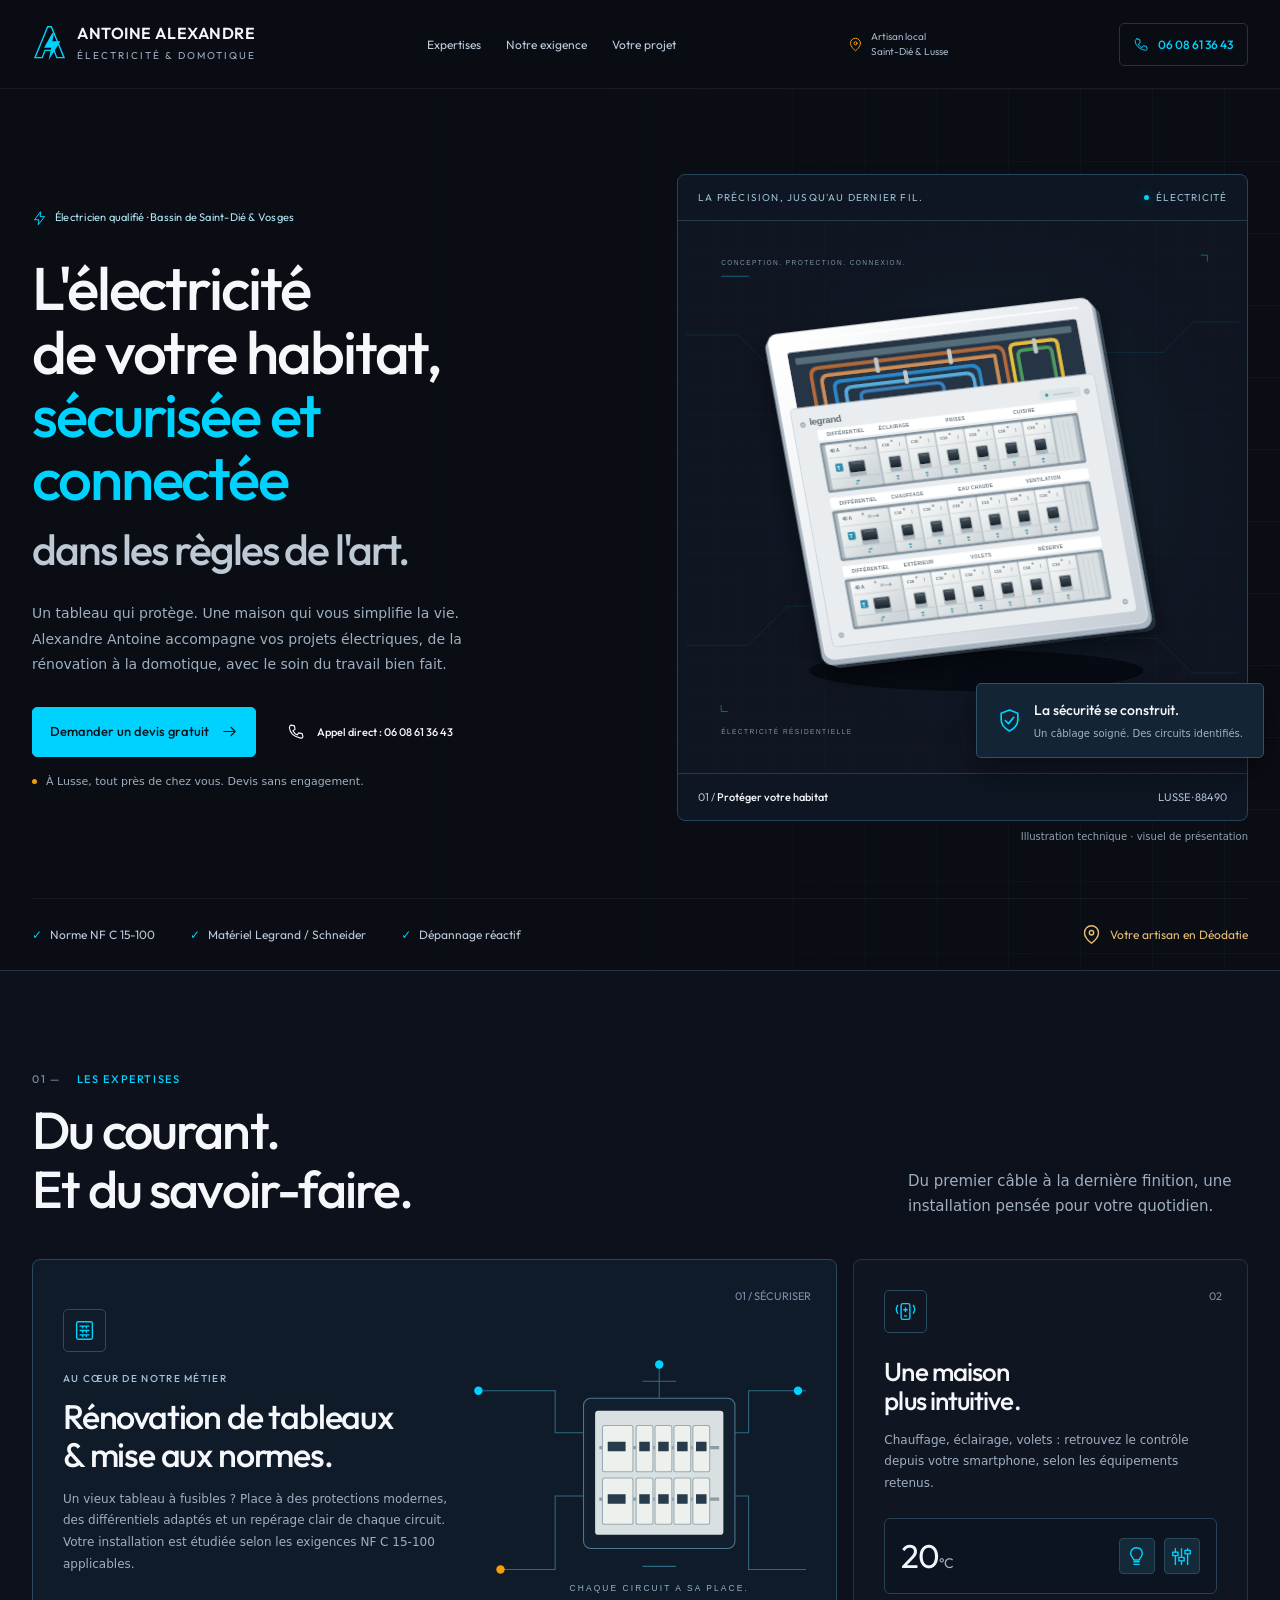
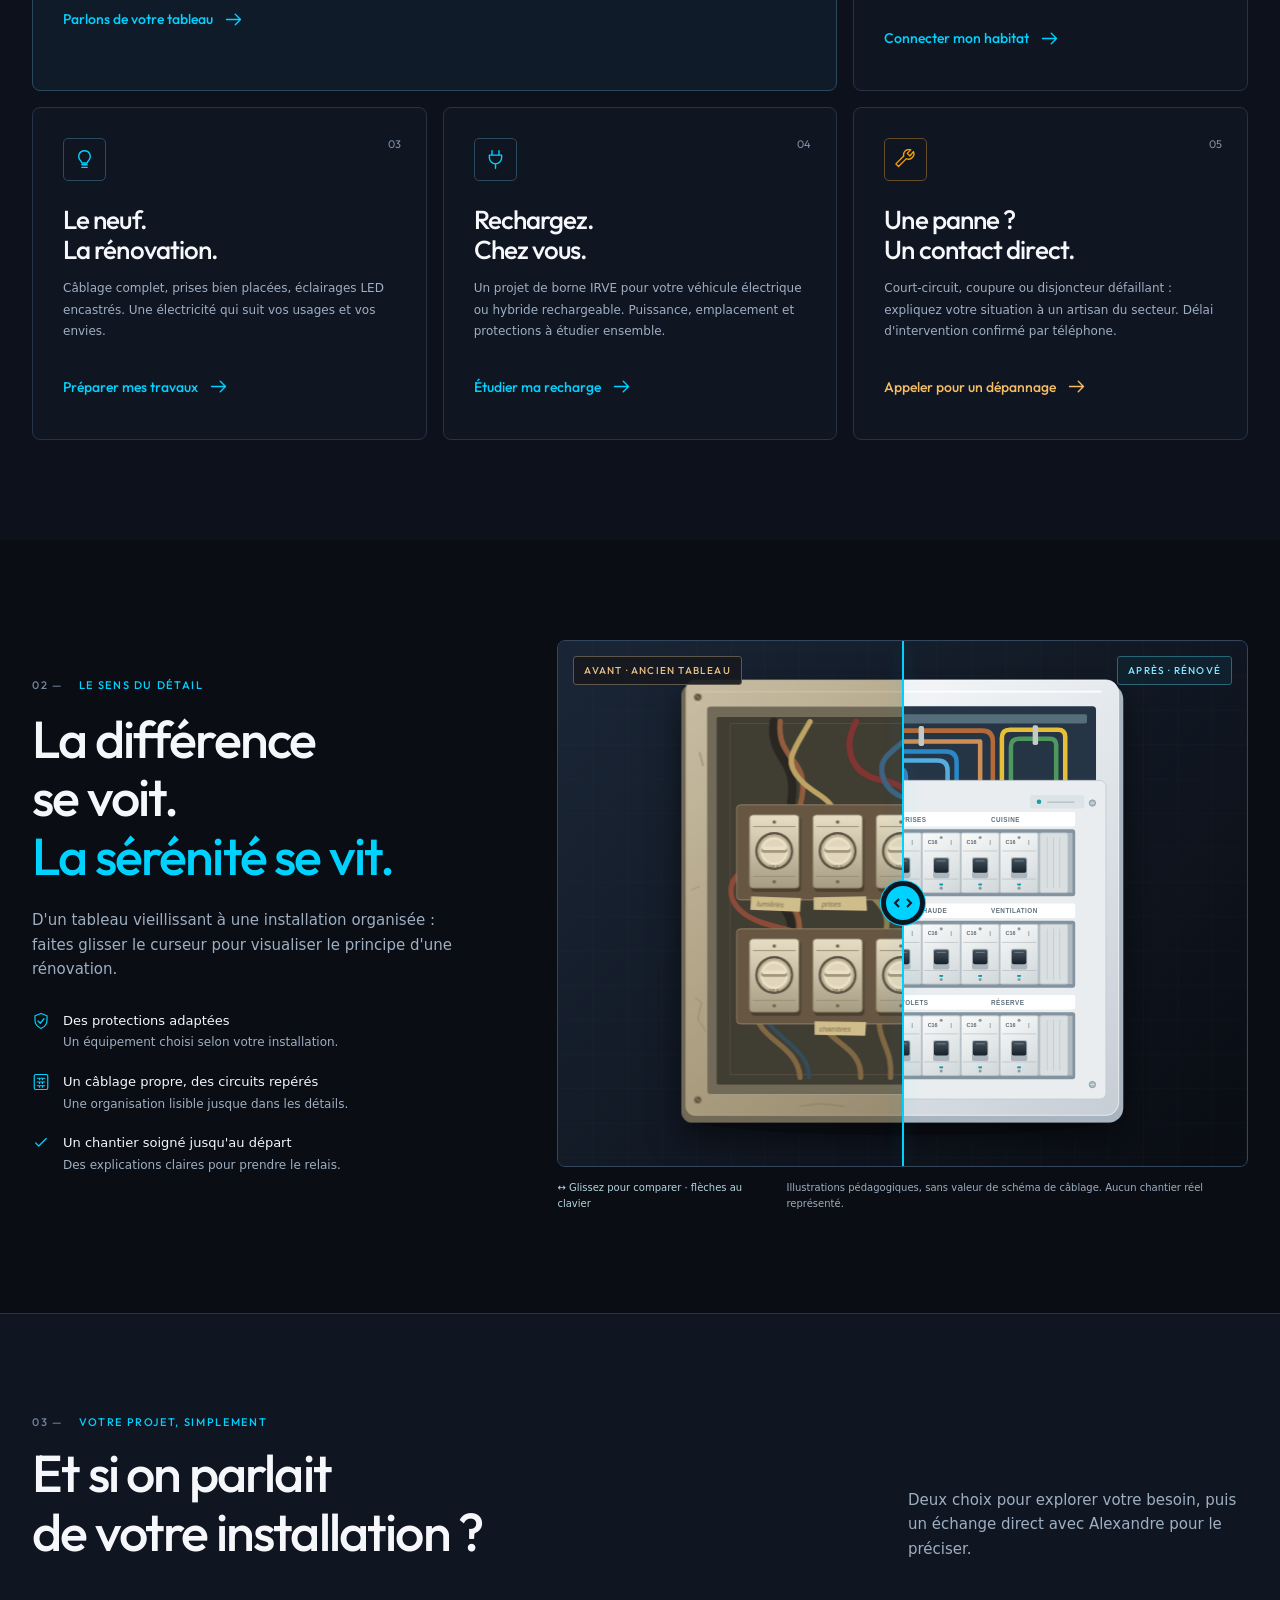
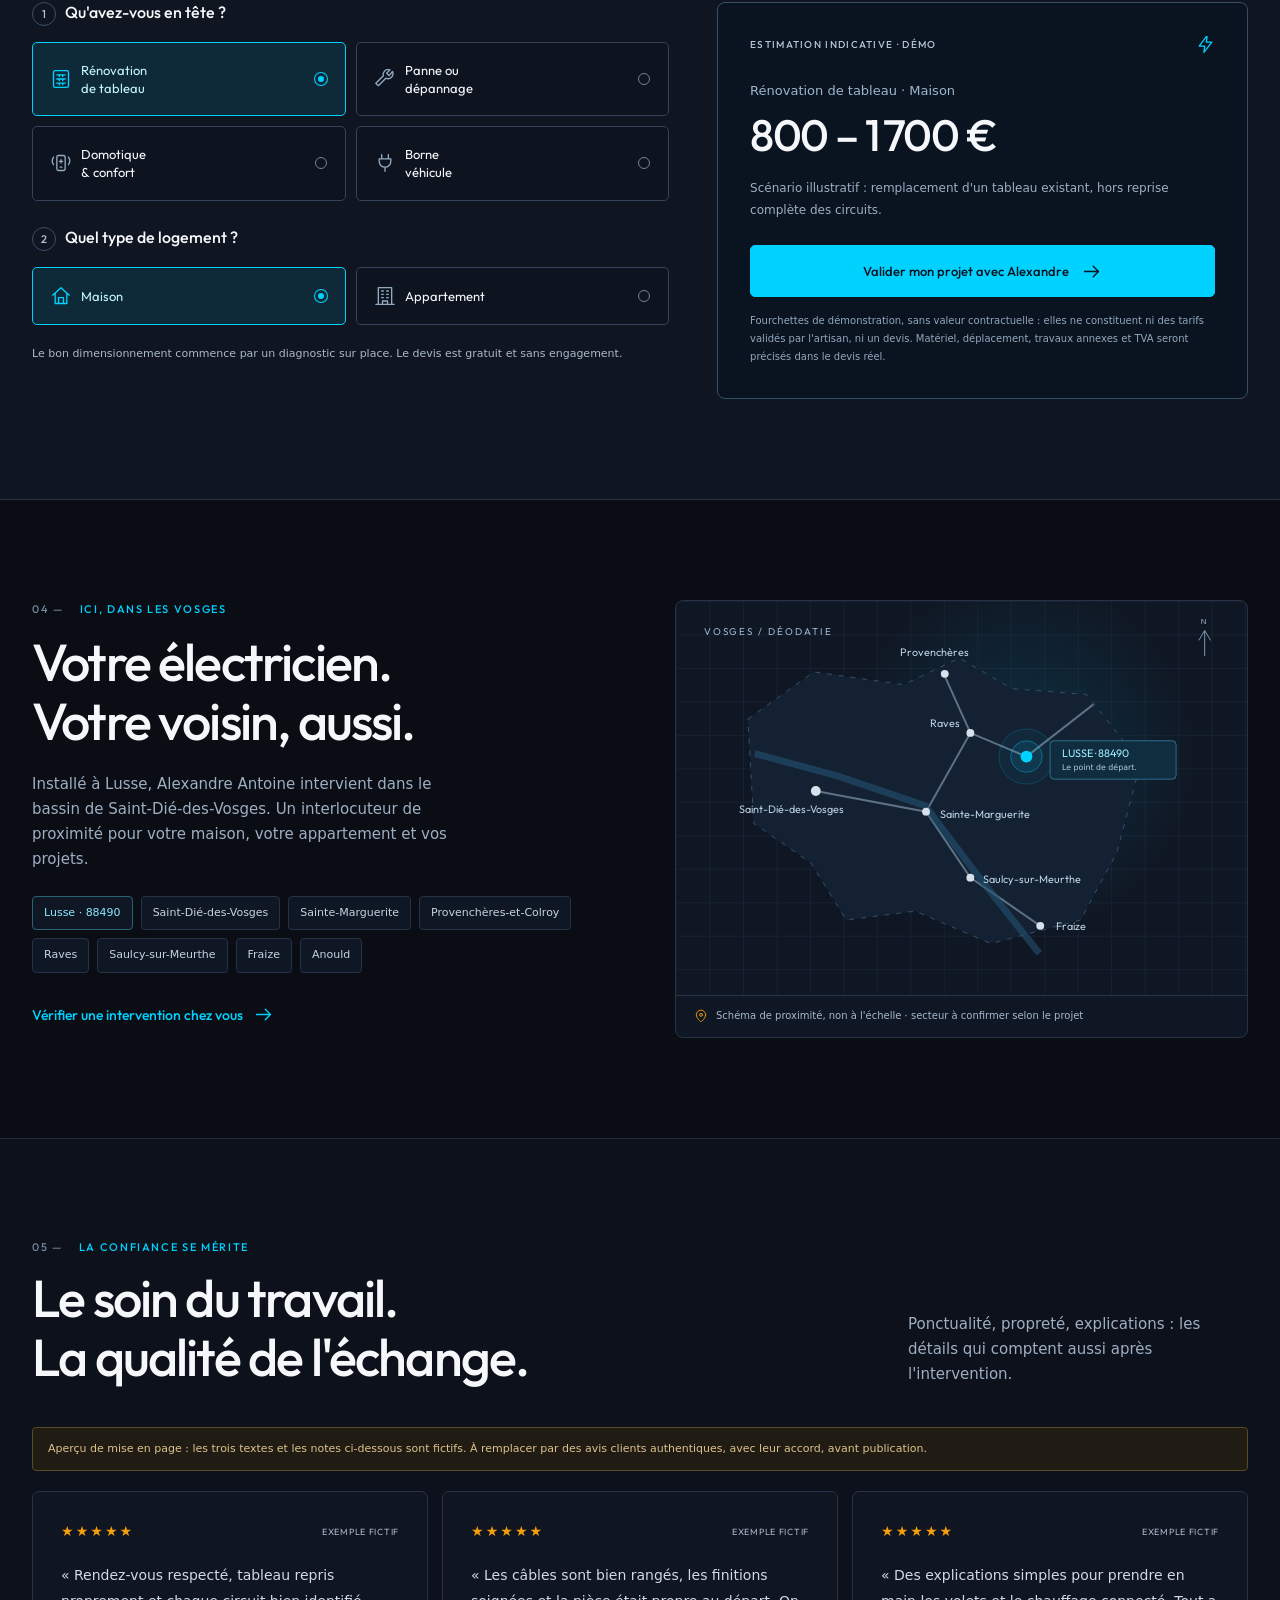
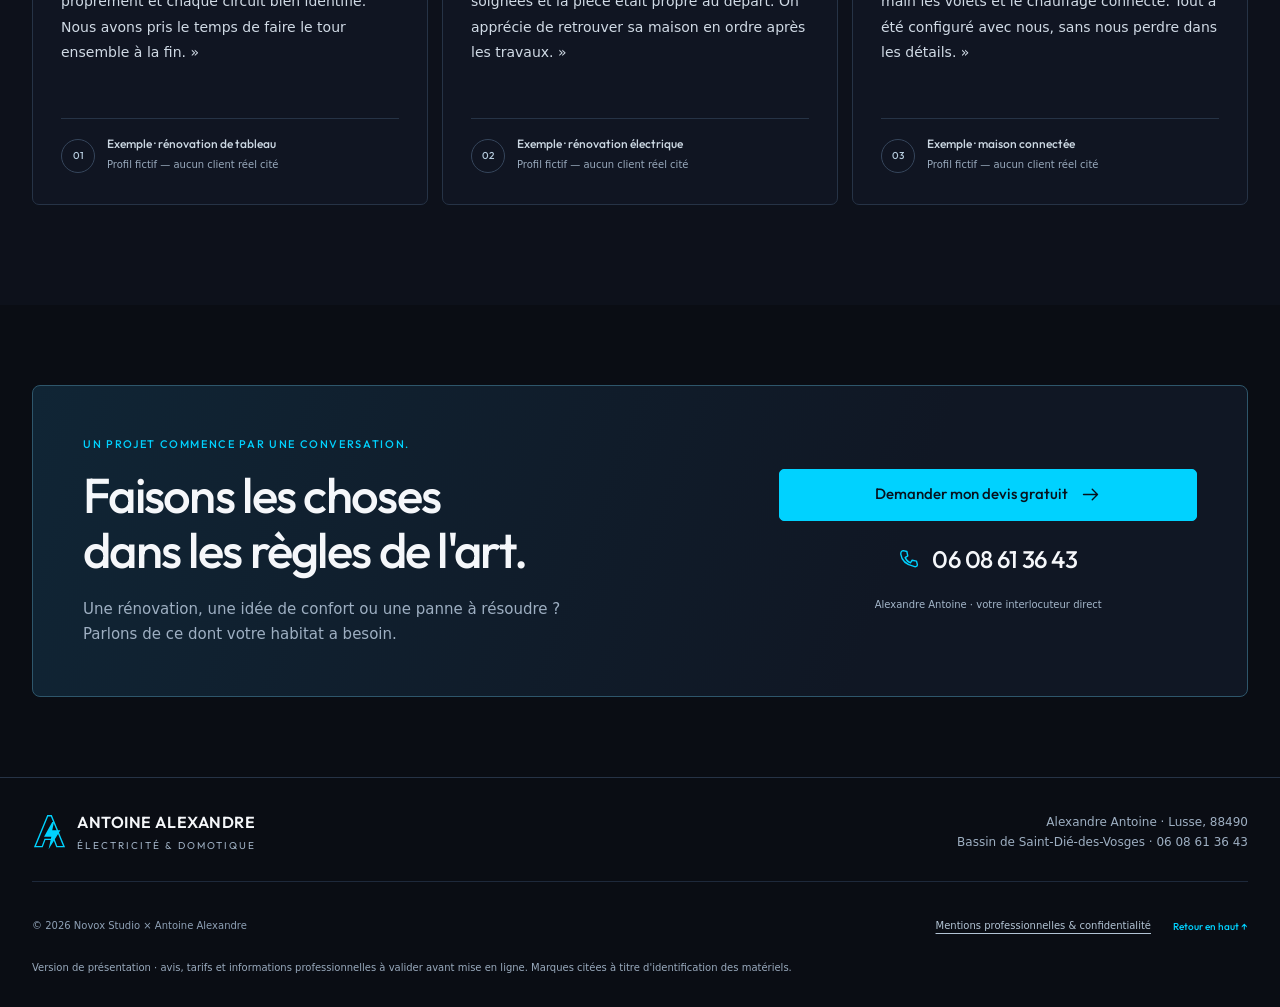
<file: antoine-alexandre.html>
<!doctype html>
<html lang="fr">
<head>
  <meta charset="utf-8">
  <meta name="viewport" content="width=device-width,initial-scale=1,viewport-fit=cover">
  <meta name="theme-color" content="#0a0d14">
  <meta name="robots" content="noindex,nofollow">
  <meta name="description" content="Antoine Alexandre, électricité générale et domotique à Lusse. Rénovation de tableaux, neuf, dépannage et projets de recharge autour de Saint-Dié-des-Vosges. Devis gratuit au 06 08 61 36 43.">
  <title>Antoine Alexandre — Électricité & Domotique · Lusse, Vosges</title>
  <link rel="icon" href="data:image/svg+xml,%3Csvg xmlns='http://www.w3.org/2000/svg' viewBox='0 0 64 64'%3E%3Crect width='64' height='64' rx='14' fill='%230a0d14'/%3E%3Cpath d='M36 7 15 36h15l-3 21 22-31H34Z' fill='%2300d2ff'/%3E%3C/svg%3E">
  <style>
    /* Outfit, Google Fonts / SIL Open Font License 1.1. Embedded for offline use. */
    /* latin-ext */
@font-face {
  font-family: 'Outfit';
  font-style: normal;
  font-weight: 400 800;
  font-display: swap;
  src: url([data-uri]) format('woff2');
  unicode-range: U+0100-02BA, U+02BD-02C5, U+02C7-02CC, U+02CE-02D7, U+02DD-02FF, U+0304, U+0308, U+0329, U+1D00-1DBF, U+1E00-1E9F, U+1EF2-1EFF, U+2020, U+20A0-20AB, U+20AD-20C4, U+2113, U+2C60-2C7F, U+A720-A7FF;
}
/* latin */
@font-face {
  font-family: 'Outfit';
  font-style: normal;
  font-weight: 400 800;
  font-display: swap;
  src: url([data-uri]) format('woff2');
  unicode-range: U+0000-00FF, U+0131, U+0152-0153, U+02BB-02BC, U+02C6, U+02DA, U+02DC, U+0304, U+0308, U+0329, U+2000-206F, U+20AC, U+2122, U+2191, U+2193, U+2212, U+2215, U+FEFF, U+FFFD;
}


    :root{color-scheme:dark;--bg:#0a0d14;--surface:#101522;--panel:#131c2a;--line:#263346;--quiet:#9eafc2;--ink:#f5f7fa;--cyan:#00d2ff;--copper:#f59e0b;--font:'Outfit',system-ui,sans-serif}
    *,*::before,*::after{box-sizing:border-box}
    html{scroll-behavior:smooth;scroll-padding-top:100px}
    body{margin:0;background:var(--bg);color:var(--ink);font:15px/1.65 system-ui,-apple-system,BlinkMacSystemFont,"Segoe UI",sans-serif}
    body::selection{background:var(--cyan);color:var(--bg)}
    button,input,select,textarea{font:inherit}
    button,a,input,select,textarea{-webkit-tap-highlight-color:transparent}
    button,a{touch-action:manipulation}
    a{color:inherit;text-decoration:none}
    button{cursor:pointer}
    button:disabled{cursor:default}
    button{color:inherit}
    svg{display:block;max-width:100%}
    p,h1,h2,h3,figure{margin:0}
    p{color:var(--quiet)}
    h1,h2,h3{font-family:var(--font);font-weight:500;line-height:1.13;letter-spacing:-.035em}
    h2{font-size:clamp(34px,4.3vw,52px)}
    h3{font-size:25px}
    :focus-visible{outline:3px solid var(--copper);outline-offset:5px}
    [hidden]{display:none!important}
    .sr-only{position:absolute;width:1px;height:1px;padding:0;margin:-1px;overflow:hidden;clip:rect(0,0,0,0);white-space:nowrap;border:0}
    .wrap{width:min(1216px,calc(100% - 40px));margin-inline:auto}
    .icon{width:21px;height:21px;flex:0 0 auto;stroke:currentColor;fill:none;stroke-width:1.6;stroke-linecap:round;stroke-linejoin:round}
    .eyebrow{font:500 11px/1.5 var(--font);letter-spacing:.15em;text-transform:uppercase;color:var(--cyan)}
    .eyebrow .num{color:#74869e;margin-right:16px}
    .section{padding-block:72px}
    .section-head{display:flex;flex-direction:column;gap:20px;margin-bottom:32px}
    .section-head h2{margin-top:14px}
    .section-head>p{max-width:340px}
    .btn{display:inline-flex;align-items:center;justify-content:center;gap:12px;min-height:52px;padding:13px 20px;border:1px solid var(--line);border-radius:5px;font:500 15px/1.5 var(--font);background:transparent;transition:background .2s,border-color .2s,transform .2s;text-align:center}
    .btn:hover{background:#172437;border-color:#6a7f98;transform:translateY(-2px)}
    .btn-primary{background:var(--cyan);border-color:var(--cyan);color:#07121d}
    .btn-primary:hover{background:#65e4ff;border-color:#65e4ff}
    .text-link{display:inline-flex;align-items:center;gap:10px;font:500 14px var(--font);color:var(--cyan);min-height:44px;background:none;border:0;padding:0;text-align:left}
    .text-link:hover{color:#b3f1ff}
    .skip{position:fixed;top:12px;left:12px;background:var(--cyan);color:#07121d;padding:10px 16px;z-index:100;transform:translateY(-160%)}
    .skip:focus{transform:translateY(0)}
    .site-header{position:sticky;top:0;z-index:30;border-bottom:1px solid #ffffff10;background:#0a0d14f5;backdrop-filter:blur(16px)}
    .header-inner{height:78px;display:flex;align-items:center;justify-content:space-between;gap:14px}
    .brand{display:flex;gap:10px;align-items:center;flex:none}
    .brand-mark{width:35px;height:40px;color:var(--cyan)}
    .brand-name{font:600 14px/1.1 var(--font);letter-spacing:.035em}
    .brand-name small{display:block;font:400 10px/1.5 var(--font);letter-spacing:.2em;color:var(--quiet);margin-top:6px}
    .desktop-nav{display:none}
    .header-local{display:none}
    .header-call{width:44px;height:44px;display:grid;place-items:center;border:1px solid var(--line);border-radius:5px;color:var(--cyan)}
    .header-call span{display:none}
    .hero{position:relative;overflow:hidden;border-bottom:1px solid var(--line)}
    .hero::before{content:"";position:absolute;inset:0;background-image:linear-gradient(#26334635 1px,transparent 1px),linear-gradient(90deg,#26334635 1px,transparent 1px);background-size:72px 72px;mask-image:linear-gradient(90deg,transparent 30%,#000);pointer-events:none}
    .hero-inner{position:relative;display:grid;gap:32px;padding-top:42px;padding-bottom:40px}
    .hero-badge{display:inline-flex;gap:8px;align-items:center;font:400 11px/1.6 var(--font);color:#b2e8f7;letter-spacing:.02em}
    .hero-badge .icon{width:15px;height:15px;color:var(--cyan)}
    h1{font-size:clamp(39px,7vw,66px);margin-top:24px;line-height:1.05}
    h1 .accent{color:var(--cyan)}
    h1 .last-line{display:block;color:#bec9d6;font-size:.71em;line-height:1.2;margin-top:14px}
    .hero-copy>p{max-width:490px;margin-top:26px;font-size:15px;line-height:1.8}
    .hero-actions{display:flex;flex-direction:column;gap:10px;margin-top:30px;align-items:stretch}
    .hero-actions .btn .icon{width:17px}
    .hero-actions .phone{font-size:13px}
    .hero-note{display:flex;align-items:center;gap:9px;margin-top:16px;font-size:11px;color:var(--quiet)}
    .hero-note::before{content:"";width:5px;height:5px;background:var(--copper);border-radius:50%}
    .hero-art{position:relative;min-width:0}
    .art-frame{position:relative;isolation:isolate;border:1px solid #28445a;border-radius:8px;background:#0d1622;overflow:hidden}
    .art-top{display:flex;justify-content:space-between;align-items:center;gap:12px;padding:14px 16px;border-bottom:1px solid #24394b;font:400 10px var(--font);letter-spacing:.12em;color:#9cbed2}
    .art-top .indicator{display:flex;align-items:center;gap:7px;letter-spacing:.08em}
    .indicator::before{content:"";width:5px;height:5px;border-radius:50%;background:var(--cyan);box-shadow:0 0 12px #00d2ff80}
    .hero-visual{aspect-ratio:1.14;overflow:hidden}
    .hero-visual>svg{width:100%;height:100%;object-fit:contain}
    .art-bottom{display:flex;justify-content:space-between;gap:12px;border-top:1px solid #24394b;padding:15px 16px;font:400 11px var(--font);color:#adc0d2}
    .art-bottom strong{font-weight:500;color:var(--ink)}
    .art-tag{position:absolute;right:-10px;bottom:61px;padding:14px 20px;background:#132535;border:1px solid #305166;border-radius:5px;display:flex;gap:12px;align-items:center;box-shadow:0 12px 30px #0006}
    .art-tag .icon{width:25px;height:25px;color:var(--cyan)}
    .art-tag strong{font:500 14px var(--font)}
    .art-tag small{display:block;color:#9fb4c6;font-size:10px;margin-top:4px}
    .visual-caption{font-size:10px;text-align:right;margin-top:8px;color:#8da1b7}
    .trust-bar{position:relative;padding:22px 0 28px;display:flex;flex-wrap:wrap;gap:12px 22px;border-top:1px solid #ffffff0e}
    .trust-item{display:flex;align-items:center;gap:8px;font:400 11px var(--font);color:#bdcad9}
    .trust-item .check{color:var(--cyan)}
    .trust-item.local{color:#e6bd76}
    .services{background:#0d111b}
    .bento{display:grid;gap:14px}
    .service-card{position:relative;min-width:0;background:var(--surface);border:1px solid var(--line);border-radius:8px;overflow:hidden;padding:26px;display:flex;flex-direction:column;align-items:flex-start;transition:border-color .2s,background .2s}
    .service-card:hover{border-color:#43627b;background:#121b2a}
    .service-card .icon-box{width:43px;height:43px;border:1px solid #2b4b5e;display:grid;place-items:center;color:var(--cyan);border-radius:5px;margin-bottom:24px}
    .service-card .icon-box.copper{color:var(--copper);border-color:#654c24}
    .service-card h3{font-size:25px;max-width:350px}
    .service-card p{font-size:13px;line-height:1.8;margin-top:14px;max-width:390px}
    .service-card .text-link{margin-top:22px}
    .service-card .card-index{position:absolute;right:25px;top:29px;font:400 11px var(--font);color:#7e91a9}
    .service-card.featured{background:#101b2a;border-color:#2c485c}
    .service-label{font:500 10px var(--font);letter-spacing:.13em;text-transform:uppercase;color:#a7c2d8;margin-bottom:13px}
    .circuit-drawing{width:100%;height:87px;margin-top:25px;color:#4795af}
    .smart-scene{align-self:stretch;margin-top:24px;border:1px solid #284256;border-radius:6px;padding:16px;display:flex;align-items:center;justify-content:space-between;background:#0b1420;gap:14px}
    .smart-scene .temp{font:400 33px var(--font);color:#f0f7fc;letter-spacing:-.05em}
    .smart-scene .temp small{font-size:14px;color:var(--quiet)}
    .smart-scene .zones{display:flex;gap:9px;color:var(--cyan)}
    .smart-scene .zones span{display:grid;place-items:center;width:36px;height:36px;background:#142a38;border:1px solid #2b495b;border-radius:4px}
    .compare-layout{display:grid;gap:30px;align-items:center}
    .compare-copy h2{margin-top:16px}
    .compare-copy>p{margin-top:22px;max-width:430px}
    .benefit-list{padding:0;margin:28px 0 0;list-style:none}
    .benefit-list li{display:flex;align-items:flex-start;gap:13px;margin-top:18px;color:#c7d2df;font-size:13px}
    .benefit-list .icon{width:18px;height:18px;margin-top:2px;color:var(--cyan)}
    .benefit-list strong{font-weight:500;color:var(--ink);display:block}
    .benefit-list span{font-size:12px;color:var(--quiet)}
    .comparison{--split:50%;position:relative;border:1px solid #34465c;border-radius:8px;overflow:hidden;background:#101522;aspect-ratio:760/580;isolation:isolate}
    .comparison .layer{position:absolute;inset:0}
    .comparison .layer>svg{width:100%;height:100%}
    .comparison .before{clip-path:inset(0 calc(100% - var(--split)) 0 0)}
    .comparison .image-label{position:absolute;top:15px;z-index:2;font:500 10px var(--font);letter-spacing:.12em;padding:7px 10px;border:1px solid #5e584c;border-radius:3px;background:#171a20ed;color:#ebc188;pointer-events:none}
    .comparison .image-label.after-label{right:15px;background:#102330e8;border-color:#2b6576;color:#88e8ff}
    .comparison .before-label{left:15px}
    .compare-line{position:absolute;z-index:2;left:var(--split);top:0;bottom:0;width:2px;background:var(--cyan);transform:translateX(-50%);pointer-events:none;box-shadow:0 0 18px #00d2ff50}
    .compare-handle{position:absolute;left:50%;top:50%;transform:translate(-50%,-50%);width:44px;height:44px;background:var(--cyan);border:5px solid #0a1722;border-radius:50%;display:grid;place-items:center;color:#081722;box-shadow:0 0 0 1px #00d2ff}
    .comparison input{position:absolute;inset:0;width:100%;height:100%;margin:0;opacity:0;cursor:ew-resize;z-index:4;touch-action:pan-y}
    .comparison input::-webkit-slider-thumb{width:1px;-webkit-appearance:none}
    .comparison:focus-within{outline:3px solid var(--copper);outline-offset:5px}
    .comparison-help{display:flex;justify-content:space-between;gap:15px;margin-top:13px;font-size:10px;color:#9daec1}
    .comparison-help span:first-child{color:#b4d4df}
    .estimate-section{background:var(--surface);border-top:1px solid var(--line);border-bottom:1px solid var(--line)}
    .estimate-layout{display:grid;gap:26px}
    .estimate-form{min-width:0}
    fieldset{border:0;padding:0;margin:0;min-width:0}
    legend{padding:0;margin-bottom:16px;font:500 16px var(--font)}
    legend span{display:inline-grid;place-items:center;width:24px;height:24px;border:1px solid #3a5068;border-radius:50%;font-size:11px;margin-right:9px;color:#adc3d7}
    .choices{display:grid;grid-template-columns:repeat(2,minmax(0,1fr));gap:10px}
    .choice{position:relative;display:flex;align-items:center;gap:10px;border:1px solid #34435a;border-radius:5px;background:#0d1420;padding:16px 12px;min-height:74px;cursor:pointer;font:400 13px/1.4 var(--font);transition:border-color .2s,background .2s}
    .choice input{position:absolute;width:1px;height:1px;opacity:0}
    .choice .icon{width:20px;height:20px;color:#94aac0}
    .choice:has(input:checked){background:#0e2938;border-color:var(--cyan);color:#c3f5ff}
    .choice:has(input:checked) .icon{color:var(--cyan)}
    .choice:has(input:focus-visible){outline:3px solid var(--copper);outline-offset:3px}
    .choice .selected-dot{margin-left:auto;width:12px;height:12px;border:1px solid #71839b;border-radius:50%;flex:0 0 auto}
    .choice:has(input:checked) .selected-dot{background:var(--cyan);border:3px solid #0e2938;box-shadow:0 0 0 1px var(--cyan)}
    .housing{margin-top:26px}
    .housing .choice{min-height:58px}
    .estimate-result{position:relative;min-width:0;border:1px solid #355064;background:#0a1421;border-radius:8px;padding:28px;display:flex;flex-direction:column}
    .result-label{display:flex;justify-content:space-between;gap:14px;align-items:center;font:500 10px var(--font);letter-spacing:.13em;text-transform:uppercase;color:#b4c5d7}
    .result-label .icon{color:var(--cyan);width:19px;height:19px}
    .result-context{font-size:13px;color:#9eb6cc;margin-top:26px}
    .result-price{font:500 clamp(30px,7vw,44px)/1.2 var(--font);letter-spacing:-.035em;color:var(--ink);margin-top:8px;overflow-wrap:anywhere}
    .result-description{font-size:12px;line-height:1.8;margin-top:16px}
    .estimate-result .btn{width:100%;margin-top:24px;font-size:13px;padding-inline:10px}
    .result-disclaimer{font-size:10px;line-height:1.8;margin-top:15px;color:#93a7bc}
    .estimate-footnote{font-size:11px;color:#a9b9ca;margin-top:20px}
    .local-layout{display:grid;gap:36px;align-items:center}
    .local-copy h2{margin-top:15px}
    .local-copy>p{margin-top:22px;max-width:440px}
    .towns{display:flex;flex-wrap:wrap;gap:8px;margin:25px 0 20px}
    .towns span{padding:7px 11px;border:1px solid var(--line);border-radius:4px;font-size:11px;color:#c5d3e1;background:#101724}
    .towns span:first-child{border-color:#286274;color:#8ae9ff}
    .map-card{border:1px solid var(--line);background:#101724;border-radius:8px;overflow:hidden;min-width:0}
    .map-card svg{width:100%;height:auto}
    .map-caption{padding:12px 18px;font-size:10px;border-top:1px solid #25354a;color:#a6b8cb;display:flex;align-items:center;gap:8px}
    .map-caption .icon{width:14px;height:14px;color:var(--copper)}
    .reviews{background:#0d111b;border-top:1px solid #1e293b}
    .review-note{font-size:11px;color:#dec28e;padding:12px 15px;border:1px solid #5a4828;border-radius:4px;background:#211c13;margin-bottom:20px}
    .review-grid{display:grid;gap:14px}
    .review{padding:25px;border:1px solid var(--line);border-radius:7px;background:#101522}
    .review-top{display:flex;justify-content:space-between;align-items:center;gap:10px}
    .stars{letter-spacing:.15em;color:var(--copper);font-size:14px}
    .sample{font:400 9px var(--font);letter-spacing:.08em;text-transform:uppercase;color:#a8b6c8}
    .review blockquote{margin:20px 0 25px;font-size:14px;line-height:1.85;color:#d0dae5}
    .review-person{border-top:1px solid var(--line);padding-top:17px;display:flex;align-items:center;gap:12px}
    .review-avatar{width:34px;height:34px;border-radius:50%;border:1px solid #35455b;display:grid;place-items:center;font:500 10px var(--font);color:#b4cadc}
    .review-person strong{font:500 12px var(--font);color:#cbd7e2;display:block}
    .review-person small{font-size:10px;color:#99aabd}
    .contact{padding-block:64px}
    .contact-box{position:relative;display:grid;gap:30px;border:1px solid #2e566b;border-radius:8px;background:linear-gradient(110deg,#102535,#101724 70%);padding:30px;overflow:hidden}
    .contact-box h2{font-size:clamp(33px,4vw,49px);margin-top:16px}
    .contact-box p{max-width:480px;margin-top:18px}
    .contact-actions{display:flex;flex-direction:column;justify-content:center;gap:12px;align-items:stretch}
    .contact-number{display:flex;align-items:center;justify-content:center;gap:12px;font:500 24px var(--font);letter-spacing:-.02em;min-height:52px}
    .contact-number .icon{color:var(--cyan)}
    .contact-actions small{text-align:center;font-size:10px;color:#a4b7ca}
    footer{border-top:1px solid var(--line);padding:35px 0 110px}
    .footer-top{display:flex;flex-direction:column;gap:25px}
    .footer-address{font-size:12px}
    .footer-bottom{display:flex;flex-direction:column;gap:14px;border-top:1px solid #1e293b;margin-top:28px;padding-top:22px;color:#8fa1b6;font-size:10px}
    .footer-links{display:flex;gap:22px;flex-wrap:wrap}
    .footer-links button{font:inherit;background:none;border:0;padding:8px 0;color:#b3c4d5;text-decoration:underline;text-underline-offset:4px;min-height:40px}
    .preview-note{font-size:10px;color:#99aabd;margin-top:12px}
    .mobile-dock{position:fixed;left:0;right:0;bottom:0;z-index:35;display:grid;grid-template-columns:1fr 1fr;gap:9px;padding:10px 14px calc(10px + env(safe-area-inset-bottom));border-top:1px solid #355069;background:#0a101bea;backdrop-filter:blur(14px)}
    .mobile-dock .btn{min-height:47px;font-size:12px;gap:8px;padding:10px 8px}
    .mobile-dock .icon{width:17px;height:17px}
    dialog{border:1px solid #395269;border-radius:10px;background:#101724;color:var(--ink);padding:0;width:min(570px,calc(100% - 24px));max-height:calc(100dvh - 40px);box-shadow:0 35px 120px #0009}
    dialog::backdrop{background:#020711ce;backdrop-filter:blur(7px)}
    html.modal-open{overflow:hidden}
    .dialog-inner{padding:26px}
    .dialog-head{display:flex;justify-content:space-between;gap:16px;align-items:flex-start;margin-bottom:20px}
    .dialog-head h2{font-size:30px;margin-top:9px}
    .close-modal{border:1px solid #3d5068;background:#172234;border-radius:5px;min-width:42px;height:42px;display:grid;place-items:center}
    .dialog-intro{font-size:12px;margin-bottom:20px}
    .form-grid{display:grid;gap:14px}
    .field{display:flex;flex-direction:column;gap:6px}
    .field label{font-size:12px;color:#c4d3e2}
    .field input,.field select,.field textarea,.sms-preview{min-width:0;width:100%;padding:12px;border:1px solid #3e526b;border-radius:4px;background:#0a111c;color:var(--ink);font-size:14px}
    .field input,.field select{min-height:46px}
    .field textarea{resize:vertical;min-height:88px}
    input::placeholder,textarea::placeholder{color:#899db3}
    .form-submit{width:100%;margin-top:20px}
    .form-privacy{font-size:10px;margin-top:12px;line-height:1.8}
    .sms-ready{border-top:1px solid #34475e;margin-top:25px;padding-top:22px}
    .sms-ready h3{font-size:23px;margin-bottom:12px}
    .sms-preview{resize:vertical;min-height:160px;font-size:12px;line-height:1.7}
    .sms-actions{display:flex;flex-wrap:wrap;gap:10px;margin-top:12px}
    .sms-actions .btn{flex:1;font-size:12px;padding-inline:12px}
    .sms-status{font-size:11px;margin-top:9px;color:#9bdeed;min-height:1.8em}
    .legal-content{font-size:13px;color:#b5c7d9}
    .legal-content h3{font-size:19px;margin-top:24px;margin-bottom:9px}
    .legal-content p{margin-top:9px}
    .legal-content strong{color:#e5eef7}
    noscript p{padding:20px;background:#2b2214;color:#f5d7a2}
    @media(min-width:540px){
      .wrap{width:min(1216px,calc(100% - 64px))}
      .brand-name{font-size:16px}
      .hero-actions{flex-direction:row;flex-wrap:wrap}
      .hero-actions .btn{flex-grow:1}
      .trust-item{font-size:12px}
      .hero-art{max-width:620px;width:100%;margin-inline:auto}
      .bento{grid-template-columns:repeat(2,minmax(0,1fr))}
      .service-card.featured{grid-column:span 2}
      .service-card.featured .circuit-drawing{max-width:420px}
      .choices .choice{padding:18px}
      .form-grid{grid-template-columns:1fr 1fr}
      .field.full{grid-column:1/-1}
      .dialog-inner{padding:32px}
    }
    @media(min-width:900px){
      .section{padding-block:100px}
      .header-inner{height:88px}
      .desktop-nav{display:flex;gap:25px;font:400 12px var(--font);color:#bdcbdc}
      .desktop-nav a{padding:12px 0}
      .desktop-nav a:hover{color:var(--cyan)}
      .header-call{width:auto;height:43px;gap:9px;display:flex;padding:0 14px;font:500 12px var(--font)}
      .header-call span{display:block}
      .header-call .icon{width:15px;height:15px}
      .hero-inner{grid-template-columns:1.06fr 1fr;align-items:center;gap:40px;padding-top:65px;padding-bottom:52px}
      h1{font-size:clamp(47px,4.7vw,66px)}
      .hero-copy>p{font-size:14px}
      .hero-actions{flex-direction:column;align-items:flex-start}
      .hero-actions .btn{min-height:50px}
      .hero-actions .phone{border-color:transparent;padding-left:0;min-height:37px}
      .hero-badge{font-size:11px}
      .hero-art{margin:20px 0 0}
      .art-tag{right:-16px;bottom:88px}
      .art-top,.art-bottom{padding:16px 20px}
      .trust-bar{gap:35px;padding-block:25px}
      .trust-item.local{margin-left:auto}
      .section-head{flex-direction:row;justify-content:space-between;align-items:flex-end;margin-bottom:40px}
      .bento{grid-template-columns:repeat(6,minmax(0,1fr));gap:16px}
      .service-card{grid-column:span 2;padding:30px}
      .service-card.featured{grid-column:span 4;display:grid;grid-template-columns:1.15fr 1fr;gap:20px;align-items:center}
      .service-card.connected{grid-column:span 2}
      .service-card h3{font-size:26px}
      .service-card.featured h3{font-size:34px}
      .service-card.featured .circuit-drawing{height:auto;min-width:0;margin-top:0}
      .service-card.featured .icon-box{margin-bottom:20px}
      .service-card p{font-size:12px}
      .compare-layout{grid-template-columns:.8fr 1.2fr;gap:65px}
      .estimate-layout{grid-template-columns:1.2fr 1fr;gap:48px;align-items:start}
      .estimate-result{padding:32px}
      .result-price{font-size:44px}
      .local-layout{grid-template-columns:1fr 1fr;gap:70px}
      .review-grid{grid-template-columns:repeat(3,minmax(0,1fr))}
      .review{padding:28px}
      .review blockquote{min-height:130px}
      .contact-box{padding:50px;grid-template-columns:1.5fr 1fr;gap:70px}
      .contact{padding-block:80px}
      .footer-top{flex-direction:row;justify-content:space-between;align-items:center}
      .footer-address{text-align:right}
      .footer-bottom{flex-direction:row;justify-content:space-between;align-items:center}
      footer{padding-bottom:30px}
      .mobile-dock{display:none}
    }
    @media(min-width:1200px){
      .header-local{display:flex;align-items:center;gap:8px;font:400 10px/1.5 var(--font);color:#a2b5ca}
      .header-local .icon{width:15px;height:15px;color:var(--copper)}
      .hero-actions{flex-direction:row;align-items:center;gap:14px}
      .hero-actions .btn{flex-grow:0;padding-inline:17px;font-size:13px}
      .hero-actions .phone{font-size:11px}
      .hero-visual{aspect-ratio:1.03}
    }
    @media(max-width:359px){
      .wrap{width:calc(100% - 32px)}
      .brand-name{font-size:12px}
      h1{font-size:37px}
      .hero-badge{font-size:10px}
      .service-card{padding:22px}
      .choice{font-size:11px;padding:14px 10px;gap:7px}
      .choice .icon{width:17px;height:17px}
      .estimate-result{padding:22px}
      .art-tag{padding:10px 12px;right:-6px}
      .art-tag strong{font-size:12px}
      .contact-box{padding:24px}
      .mobile-dock .btn{font-size:11px}
    }
    @media(prefers-reduced-motion:reduce){
      html{scroll-behavior:auto}
      *,*::before,*::after{animation:none!important;transition:none!important}
    }
    @media print{
      .site-header{position:static}.mobile-dock,dialog,.hero-actions,.contact-actions{display:none!important}
      body{background:white;color:#111}p{color:#333}.section{padding-block:30px}
    }
  </style>
<script type="text/plain" id="outfit-license">
Copyright 2021 The Outfit Project Authors (https://github.com/Outfitio/Outfit-Fonts)

This Font Software is licensed under the SIL Open Font License, Version 1.1.
This license is copied below, and is also available with a FAQ at:
https://scripts.sil.org/OFL


-----------------------------------------------------------
SIL OPEN FONT LICENSE Version 1.1 - 26 February 2007
-----------------------------------------------------------

PREAMBLE
The goals of the Open Font License (OFL) are to stimulate worldwide
development of collaborative font projects, to support the font creation
efforts of academic and linguistic communities, and to provide a free and
open framework in which fonts may be shared and improved in partnership
with others.

The OFL allows the licensed fonts to be used, studied, modified and
redistributed freely as long as they are not sold by themselves. The
fonts, including any derivative works, can be bundled, embedded, 
redistributed and/or sold with any software provided that any reserved
names are not used by derivative works. The fonts and derivatives,
however, cannot be released under any other type of license. The
requirement for fonts to remain under this license does not apply
to any document created using the fonts or their derivatives.

DEFINITIONS
"Font Software" refers to the set of files released by the Copyright
Holder(s) under this license and clearly marked as such. This may
include source files, build scripts and documentation.

"Reserved Font Name" refers to any names specified as such after the
copyright statement(s).

"Original Version" refers to the collection of Font Software components as
distributed by the Copyright Holder(s).

"Modified Version" refers to any derivative made by adding to, deleting,
or substituting -- in part or in whole -- any of the components of the
Original Version, by changing formats or by porting the Font Software to a
new environment.

"Author" refers to any designer, engineer, programmer, technical
writer or other person who contributed to the Font Software.

PERMISSION & CONDITIONS
Permission is hereby granted, free of charge, to any person obtaining
a copy of the Font Software, to use, study, copy, merge, embed, modify,
redistribute, and sell modified and unmodified copies of the Font
Software, subject to the following conditions:

1) Neither the Font Software nor any of its individual components,
in Original or Modified Versions, may be sold by itself.

2) Original or Modified Versions of the Font Software may be bundled,
redistributed and/or sold with any software, provided that each copy
contains the above copyright notice and this license. These can be
included either as stand-alone text files, human-readable headers or
in the appropriate machine-readable metadata fields within text or
binary files as long as those fields can be easily viewed by the user.

3) No Modified Version of the Font Software may use the Reserved Font
Name(s) unless explicit written permission is granted by the corresponding
Copyright Holder. This restriction only applies to the primary font name as
presented to the users.

4) The name(s) of the Copyright Holder(s) or the Author(s) of the Font
Software shall not be used to promote, endorse or advertise any
Modified Version, except to acknowledge the contribution(s) of the
Copyright Holder(s) and the Author(s) or with their explicit written
permission.

5) The Font Software, modified or unmodified, in part or in whole,
must be distributed entirely under this license, and must not be
distributed under any other license. The requirement for fonts to
remain under this license does not apply to any document created
using the Font Software.

TERMINATION
This license becomes null and void if any of the above conditions are
not met.

DISCLAIMER
THE FONT SOFTWARE IS PROVIDED "AS IS", WITHOUT WARRANTY OF ANY KIND,
EXPRESS OR IMPLIED, INCLUDING BUT NOT LIMITED TO ANY WARRANTIES OF
MERCHANTABILITY, FITNESS FOR A PARTICULAR PURPOSE AND NONINFRINGEMENT
OF COPYRIGHT, PATENT, TRADEMARK, OR OTHER RIGHT. IN NO EVENT SHALL THE
COPYRIGHT HOLDER BE LIABLE FOR ANY CLAIM, DAMAGES OR OTHER LIABILITY,
INCLUDING ANY GENERAL, SPECIAL, INDIRECT, INCIDENTAL, OR CONSEQUENTIAL
DAMAGES, WHETHER IN AN ACTION OF CONTRACT, TORT OR OTHERWISE, ARISING
FROM, OUT OF THE USE OR INABILITY TO USE THE FONT SOFTWARE OR FROM
OTHER DEALINGS IN THE FONT SOFTWARE.

</script>
</head>
<body>
  <a class="skip" href="#contenu">Aller au contenu</a>
  <svg aria-hidden="true" width="0" height="0" style="position:absolute;overflow:hidden"><defs>
    <symbol id="i-bolt" viewBox="0 0 24 24"><path d="m13 2-9 12h7l-1 8 10-13h-7l1-7Z"/></symbol>
    <symbol id="i-arrow" viewBox="0 0 24 24"><path d="M4 12h16m-6-6 6 6-6 6"/></symbol>
    <symbol id="i-phone" viewBox="0 0 24 24"><path d="m5 3 4 1 1 5-3 2c2 4 3 5 6 6l2-3 5 1 1 4c0 2-2 3-4 2C8 19 3 14 2 7c0-2 1-4 3-4Z"/></symbol>
    <symbol id="i-message" viewBox="0 0 24 24"><path d="M4 4h16v12H9l-5 4V4Z"/><path d="M8 8h8m-8 4h5"/></symbol>
    <symbol id="i-shield" viewBox="0 0 24 24"><path d="m12 2 8 3v6c0 5-4 9-8 11-4-2-8-6-8-11V5l8-3Z"/><path d="m8 12 3 3 5-6"/></symbol>
    <symbol id="i-panel" viewBox="0 0 24 24"><rect x="3" y="2" width="18" height="20" rx="2"/><path d="M7 7h10M7 12h10M7 17h10m-7-10v2m4-2v2m-4 3v2m4-2v2m-4 3v2m4-2v2"/></symbol>
    <symbol id="i-house" viewBox="0 0 24 24"><path d="m2 11 10-9 10 9M5 9v12h14V9m-10 12v-7h6v7"/></symbol>
    <symbol id="i-flat" viewBox="0 0 24 24"><path d="M4 22V2h16v20M1 22h22M8 6h2m4 0h2M8 10h2m4 0h2M8 14h2m4 0h2M9 22v-4h6v4"/></symbol>
    <symbol id="i-smart" viewBox="0 0 24 24"><rect x="7" y="3" width="10" height="18" rx="2"/><path d="M11 17h2M3 5C1 8 1 11 3 14m18-9c2 3 2 6 0 9m-9-6v4m-2-2h4"/></symbol>
    <symbol id="i-plug" viewBox="0 0 24 24"><path d="M8 2v5m8-5v5M5 7h14v3a7 7 0 0 1-14 0V7Zm7 10v5"/></symbol>
    <symbol id="i-tool" viewBox="0 0 24 24"><path d="M21 3a6 6 0 0 1-8 8L4 20l-3-3 9-9a6 6 0 0 1 8-7l-4 4 3 3 4-5Z"/></symbol>
    <symbol id="i-pin" viewBox="0 0 24 24"><path d="M20 10c0 6-8 12-8 12S4 16 4 10a8 8 0 1 1 16 0Z"/><circle cx="12" cy="10" r="2.5"/></symbol>
    <symbol id="i-light" viewBox="0 0 24 24"><path d="M9 18h6m-6 3h6M8 14c-5-5-2-12 4-12s9 7 4 12l-1 2H9l-1-2Z"/></symbol>
    <symbol id="i-sliders" viewBox="0 0 24 24"><path d="M5 3v4m0 4v10M12 3v10m0 4v4M19 3v2m0 4v12"/><path d="M2 7h6v4H2Zm7 6h6v4H9Zm7-8h6v4h-6Z"/></symbol>
    <symbol id="i-check" viewBox="0 0 24 24"><path d="m5 12 4 4L19 6"/></symbol>
    <symbol id="i-close" viewBox="0 0 24 24"><path d="m6 6 12 12M6 18 18 6"/></symbol>
  </defs></svg>

  <header class="site-header">
    <div class="header-inner wrap">
      <a class="brand" href="#accueil" aria-label="Antoine Alexandre, accueil">
        <svg class="brand-mark" viewBox="0 0 38 44" fill="none" aria-hidden="true"><path d="M17 3 3 37h8l3-8h10l3 8h8L21 3h-4Z" stroke="currentColor" stroke-width="1.5"/><path d="m22 10-9 16h8l-3 14 13-21h-9l2-9Z" fill="currentColor"/></svg>
        <span class="brand-name">ANTOINE ALEXANDRE<small>ÉLECTRICITÉ & DOMOTIQUE</small></span>
      </a>
      <nav class="desktop-nav" aria-label="Navigation principale"><a href="#expertises">Expertises</a><a href="#exigence">Notre exigence</a><a href="#simulateur">Votre projet</a></nav>
      <span class="header-local"><svg class="icon" aria-hidden="true"><use href="#i-pin"/></svg>Artisan local<br>Saint-Dié & Lusse</span>
      <a class="header-call" href="tel:+33608613643" aria-label="Appeler Alexandre au 06 08 61 36 43"><svg class="icon" aria-hidden="true"><use href="#i-phone"/></svg><span>06 08 61 36 43</span></a>
    </div>
  </header>

  <main id="contenu">
    <section class="hero" id="accueil" aria-labelledby="hero-title">
      <div class="hero-inner wrap">
        <div class="hero-copy">
          <div class="hero-badge"><svg class="icon" aria-hidden="true"><use href="#i-bolt"/></svg>Électricien qualifié · Bassin de Saint-Dié & Vosges</div>
          <h1 id="hero-title">L'électricité<br>de votre habitat,<br><span class="accent">sécurisée et<br>connectée</span><span class="last-line">dans les règles de l'art.</span></h1>
          <p>Un tableau qui protège. Une maison qui vous simplifie la vie. Alexandre Antoine accompagne vos projets électriques, de la rénovation à la domotique, avec le soin du travail bien fait.</p>
          <div class="hero-actions">
            <button class="btn btn-primary" data-contact>Demander un devis gratuit<svg class="icon" aria-hidden="true"><use href="#i-arrow"/></svg></button>
            <a class="btn phone" href="tel:+33608613643"><svg class="icon" aria-hidden="true"><use href="#i-phone"/></svg>Appel direct : 06 08 61 36 43</a>
          </div>
          <div class="hero-note">À Lusse, tout près de chez vous. Devis sans engagement.</div>
        </div>
        <figure class="hero-art">
          <div class="art-frame">
            <div class="art-top"><span>LA PRÉCISION, JUSQU'AU DERNIER FIL.</span><span class="indicator">ÉLECTRICITÉ</span></div>
            <div class="hero-visual"><svg aria-hidden="true" focusable="false" xmlns="http://www.w3.org/2000/svg" viewBox="0 0 760 760" fill="none">
<defs>

    <linearGradient id="hero-background" x1="80" y1="0" x2="700" y2="580" gradientUnits="userSpaceOnUse"><stop stop-color="#192434"/><stop offset="1" stop-color="#0a0d14"/></linearGradient>
    <linearGradient id="hero-case" x1="150" y1="65" x2="602" y2="527" gradientUnits="userSpaceOnUse"><stop stop-color="#fff"/><stop offset=".5" stop-color="#e5e9ed"/><stop offset="1" stop-color="#c7ced6"/></linearGradient>
    <linearGradient id="hero-module" x1="0" y1="0" x2="45" y2="66" gradientUnits="userSpaceOnUse"><stop stop-color="#fafbfa"/><stop offset="1" stop-color="#cfd6d9"/></linearGradient>
    <linearGradient id="hero-switch" x1="0%" y1="0%" x2="0%" y2="100%"><stop stop-color="#47545e"/><stop offset="1" stop-color="#17212a"/></linearGradient>
    <filter id="hero-shadow" x="-.3" y="-.3" width="1.6" height="1.8"><feDropShadow dx="0" dy="16" stdDeviation="18" flood-color="#000" flood-opacity=".55"/></filter>
    <pattern id="hero-grid" width="38" height="38" patternUnits="userSpaceOnUse"><path d="M38 0H0V38" stroke="#64748b" stroke-opacity=".07"/></pattern>
    <g id="hero-breaker">
      <rect width="42" height="66" rx="2" fill="url(#hero-module)" stroke="#b8c2c9"/>
      <path d="M2 20h38M2 51h38" stroke="#aeb8bf" stroke-opacity=".65"/>
      <rect x="12" y="27" width="18" height="23" rx="2" fill="#aab5bd"/>
      <rect x="13" y="28" width="16" height="16" rx="2" fill="url(#hero-switch)"/>
      <path d="M16 31h10" stroke="#74818a"/>
      <path d="M19 57h4" stroke="#0098a9" stroke-width="2"/>
      <text x="6" y="12" font-family="Arial,sans-serif" font-size="6" font-weight="700" fill="#5c6873">C16</text>
      <text x="31" y="13" font-family="Arial,sans-serif" font-size="7" fill="#627480">I</text>
      <circle cx="21" cy="5" r="1.7" fill="#8e999f"/><circle cx="21" cy="61" r="1.7" fill="#8e999f"/>
    </g>
    <g id="hero-differential">
      <rect width="75" height="66" rx="2" fill="url(#hero-module)" stroke="#b8c2c9"/>
      <path d="M2 20h71M2 51h71" stroke="#aeb8bf" stroke-opacity=".65"/>
      <rect x="29" y="27" width="25" height="23" rx="2" fill="#aab5bd"/>
      <rect x="30" y="28" width="23" height="16" rx="2" fill="url(#hero-switch)"/>
      <path d="M34 31h15" stroke="#74818a"/>
      <rect x="10" y="29" width="11" height="12" rx="2" fill="#298eb3"/>
      <text x="12" y="38" font-family="Arial,sans-serif" font-size="8" font-weight="700" fill="#fff">T</text>
      <text x="6" y="12" font-family="Arial,sans-serif" font-size="7" font-weight="700" fill="#5c6873">40 A</text>
      <text x="43" y="12" font-family="Arial,sans-serif" font-size="6" fill="#627480">30 mA</text>
      <path d="M37 57h5" stroke="#0098a9" stroke-width="2"/>
      <circle cx="37" cy="5" r="1.7" fill="#8e999f"/><circle cx="37" cy="61" r="1.7" fill="#8e999f"/>
    </g>
    <g id="hero-row">
      <rect width="382" height="74" rx="3" fill="#83939f"/><rect x="3" y="4" width="376" height="66" fill="#afbac0"/>
      <use href="#hero-differential" x="7" y="4"/>
      <use href="#hero-breaker" x="84" y="4"/><use href="#hero-breaker" x="127" y="4"/><use href="#hero-breaker" x="170" y="4"/><use href="#hero-breaker" x="213" y="4"/><use href="#hero-breaker" x="256" y="4"/><use href="#hero-breaker" x="299" y="4"/>
      <rect x="343" y="4" width="31" height="66" rx="2" fill="#dae0e2" stroke="#b8c2c9"/>
      <path d="M351 9v56M358 9v56M365 9v56" stroke="#c3cdd2"/>
    </g>
  
<radialGradient id="hero-glow"><stop stop-color="#1a5261" stop-opacity=".6"/><stop offset="1" stop-color="#0a0d14" stop-opacity="0"/></radialGradient>
<linearGradient id="hero-edge" x1="150" y1="90" x2="640" y2="550" gradientUnits="userSpaceOnUse"><stop stop-color="#6c7d8e"/><stop offset="1" stop-color="#27384b"/></linearGradient>
</defs>
<rect width="760" height="760" fill="#101522"/>
<rect width="760" height="760" fill="url(#hero-grid)"/>
<ellipse cx="420" cy="350" rx="380" ry="400" fill="url(#hero-glow)"/>
<g stroke="#00d2ff" stroke-opacity=".15" stroke-width="1">
<path d="M0 584h85l54-54h69M760 139h-62l-42 42h-90M0 157h72l39 39h61M760 622h-64l-48-48h-71"/>
<circle cx="208" cy="530" r="4"/><circle cx="566" cy="181" r="4"/><circle cx="172" cy="196" r="4"/><circle cx="577" cy="574" r="4"/>
</g>
<ellipse cx="399" cy="619" rx="230" ry="28" fill="#02050b" opacity=".65"/>
<g transform="matrix(.93 -.11 .17 .93 -28 133)">
<rect x="146" y="56" width="483" height="481" rx="15" fill="url(#hero-edge)"/>
<g filter="url(#hero-shadow)">
    <rect x="136" y="48" width="488" height="484" rx="16" fill="#a8b4bf"/>
    <rect x="141" y="43" width="478" height="481" rx="14" fill="url(#hero-case)" stroke="#f8ffff" stroke-opacity=".75"/>
    <path d="M154 70V62a6 6 0 0 1 6-6h440" stroke="#fff" stroke-width="2" opacity=".9"/>
    <rect x="166" y="72" width="428" height="106" rx="4" fill="#253545"/>
    <rect x="176" y="81" width="408" height="10" rx="2" fill="#566d7a"/>
    <g stroke-linecap="round" stroke-linejoin="round" stroke-width="5">
      <path d="M195 164V111q0-12 12-12h261q12 0 12 12v53" stroke="#b46b37"/>
      <path d="M209 164V122q0-11 11-11h246q0 0 0 12v41" stroke="#cf8e52"/>
      <path d="M226 164V132q0-10 10-10h192q12 0 12 12v30" stroke="#2c88c7"/>
      <path d="M241 164V142q0-10 10-10h168q11 0 11 11v21" stroke="#55acdd"/>
      <path d="M560 160V106q0-8-8-8h-53q-9 0-9 9v53" stroke="#e6be39"/>
      <path d="M550 160V115q0-7-7-7h-34q-9 0-9 9v43" stroke="#4e985d"/>
      <path d="M262 161v-12q0-8 8-8h105q9 0 9 9v11" stroke="#3a7fbe"/>
    </g>
    <g fill="#c3c9c9"><rect x="290" y="94" width="6" height="22" rx="2"/><rect x="398" y="94" width="6" height="22" rx="2"/><rect x="329" y="117" width="6" height="20" rx="2"/><rect x="524" y="93" width="6" height="22" rx="2"/></g>
    <rect x="155" y="154" width="450" height="352" rx="7" fill="#e9edef" stroke="#c1ccd2"/>
    <text x="180" y="181" font-family="Arial,sans-serif" font-size="14" font-weight="700" letter-spacing="-.5" fill="#56626b">legrand</text>
    <rect x="521" y="170" width="60" height="15" rx="3" fill="#dce4e7"/>
    <circle cx="531" cy="177.5" r="2.5" fill="#149ca9"/><path d="M540 178h30" stroke="#9eafb7"/>
    <use href="#hero-row" x="189" y="208"/>
    <use href="#hero-row" x="189" y="309"/>
    <use href="#hero-row" x="189" y="410"/>
    <g font-family="Arial,sans-serif" font-size="7" font-weight="700" letter-spacing=".5" fill="#60707b">
      <rect x="189" y="189" width="382" height="16" rx="2" fill="#fff"/>
      <text x="202" y="200">DIFFÉRENTIEL</text><text x="279" y="200">ÉCLAIRAGE</text><text x="378" y="200">PRISES</text><text x="478" y="200">CUISINE</text>
      <rect x="189" y="290" width="382" height="16" rx="2" fill="#fff"/>
      <text x="202" y="301">DIFFÉRENTIEL</text><text x="279" y="301">CHAUFFAGE</text><text x="378" y="301">EAU CHAUDE</text><text x="478" y="301">VENTILATION</text>
      <rect x="189" y="391" width="382" height="16" rx="2" fill="#fff"/>
      <text x="202" y="402">DIFFÉRENTIEL</text><text x="279" y="402">EXTÉRIEUR</text><text x="378" y="402">VOLETS</text><text x="478" y="402">RÉSERVE</text>
    </g>
    <g fill="#aebbc2" stroke="#8c9da8"><circle cx="170" cy="179" r="3.5"/><circle cx="590" cy="179" r="3.5"/><circle cx="170" cy="490" r="3.5"/><circle cx="590" cy="490" r="3.5"/></g>
    <g stroke="#dde5e9"><path d="M168 179h4M588 179h4M168 490h4M588 490h4"/></g>
  </g>


</g>
<g font-family="Arial,sans-serif" fill="#7c96a9" font-size="9" letter-spacing="2">
<text x="48" y="61">CONCEPTION. PROTECTION. CONNEXION.</text>
<text x="48" y="706">ÉLECTRICITÉ RÉSIDENTIELLE</text>
</g>
<g stroke="#00d2ff" stroke-opacity=".6"><path d="M48 76h38M650 705h62"/><path d="M708 47h9v9M48 666v9h9"/></g>
</svg>

</div>
            <div class="art-bottom"><span>01 / <strong>Protéger votre habitat</strong></span><span>LUSSE · 88490</span></div>
          </div>
          <div class="art-tag"><svg class="icon" aria-hidden="true"><use href="#i-shield"/></svg><div><strong>La sécurité se construit.</strong><small>Un câblage soigné. Des circuits identifiés.</small></div></div>
          <figcaption class="visual-caption">Illustration technique · visuel de présentation</figcaption>
        </figure>
      </div>
      <div class="trust-bar wrap">
        <span class="trust-item"><span class="check">✓</span> Norme NF C 15-100</span>
        <span class="trust-item"><span class="check">✓</span> Matériel Legrand / Schneider</span>
        <span class="trust-item"><span class="check">✓</span> Dépannage réactif</span>
        <span class="trust-item local"><svg class="icon" aria-hidden="true"><use href="#i-pin"/></svg>Votre artisan en Déodatie</span>
      </div>
    </section>

    <section class="section services" id="expertises" aria-labelledby="services-title">
      <div class="wrap">
        <div class="section-head"><div><div class="eyebrow"><span class="num">01 —</span>Les expertises</div><h2 id="services-title">Du courant.<br>Et du savoir-faire.</h2></div><p>Du premier câble à la dernière finition, une installation pensée pour votre quotidien.</p></div>
        <div class="bento">
          <article class="service-card featured">
            <span class="card-index">01 / SÉCURISER</span>
            <div><div class="icon-box"><svg class="icon" aria-hidden="true"><use href="#i-panel"/></svg></div><div class="service-label">Au cœur de notre métier</div><h3>Rénovation de tableaux<br>& mise aux normes.</h3><p>Un vieux tableau à fusibles ? Place à des protections modernes, des différentiels adaptés et un repérage clair de chaque circuit. Votre installation est étudiée selon les exigences NF C 15-100 applicables.</p><button class="text-link" data-contact data-project="tableau">Parlons de votre tableau <svg class="icon" aria-hidden="true"><use href="#i-arrow"/></svg></button></div>
            <svg class="circuit-drawing" viewBox="0 0 320 230" fill="none" aria-hidden="true"><path d="M6 35h75v40h45m-97 130h52v-70h45m194-100h-55v40h-31m86 130h-55v-70h-31" stroke="#2e6982"/><circle cx="8" cy="35" r="4" fill="#00d2ff"/><circle cx="29" cy="205" r="4" fill="#f59e0b"/><circle cx="312" cy="35" r="4" fill="#00d2ff"/><rect x="108" y="42" width="144" height="143" rx="7" fill="#121f2e" stroke="#4c7892"/><rect x="119" y="54" width="122" height="118" rx="3" fill="#d9e0e2"/><path d="M123 89h114m-114 49h114" stroke="#8d9ca2" stroke-width="3"/><g fill="#edf0ed" stroke="#9aabb1"><rect x="126" y="68" width="29" height="44" rx="2"/><rect x="158" y="68" width="16" height="44" rx="2"/><rect x="176" y="68" width="16" height="44" rx="2"/><rect x="194" y="68" width="16" height="44" rx="2"/><rect x="212" y="68" width="16" height="44" rx="2"/><rect x="126" y="118" width="29" height="44" rx="2"/><rect x="158" y="118" width="16" height="44" rx="2"/><rect x="176" y="118" width="16" height="44" rx="2"/><rect x="194" y="118" width="16" height="44" rx="2"/><rect x="212" y="118" width="16" height="44" rx="2"/></g><path d="M131 88h17m13 0h10m8 0h10m8 0h10m8 0h10M131 138h17m13 0h10m8 0h10m8 0h10m8 0h10" stroke="#263b4b" stroke-width="9"/><path d="M164 26h32m-16-16v32m-16 160h32" stroke="#2e6982"/><circle cx="180" cy="10" r="4" fill="#00d2ff"/><text x="180" y="225" text-anchor="middle" fill="#90b3ca" stroke="none" font-family="sans-serif" font-size="8" letter-spacing="2">CHAQUE CIRCUIT A SA PLACE.</text></svg>
          </article>
          <article class="service-card connected"><span class="card-index">02</span><div class="icon-box"><svg class="icon" aria-hidden="true"><use href="#i-smart"/></svg></div><h3>Une maison<br>plus intuitive.</h3><p>Chauffage, éclairage, volets : retrouvez le contrôle depuis votre smartphone, selon les équipements retenus.</p><div class="smart-scene" aria-label="Illustration d'une interface de maison connectée"><span class="temp">20<small> °C</small></span><div class="zones"><span><svg class="icon" aria-hidden="true"><use href="#i-light"/></svg></span><span><svg class="icon" aria-hidden="true"><use href="#i-sliders"/></svg></span></div></div><button class="text-link" data-contact data-project="domotique">Connecter mon habitat <svg class="icon" aria-hidden="true"><use href="#i-arrow"/></svg></button></article>
          <article class="service-card"><span class="card-index">03</span><div class="icon-box"><svg class="icon" aria-hidden="true"><use href="#i-light"/></svg></div><h3>Le neuf.<br>La rénovation.</h3><p>Câblage complet, prises bien placées, éclairages LED encastrés. Une électricité qui suit vos usages et vos envies.</p><button class="text-link" data-contact data-project="general">Préparer mes travaux <svg class="icon" aria-hidden="true"><use href="#i-arrow"/></svg></button></article>
          <article class="service-card"><span class="card-index">04</span><div class="icon-box"><svg class="icon" aria-hidden="true"><use href="#i-plug"/></svg></div><h3>Rechargez.<br>Chez vous.</h3><p>Un projet de borne IRVE pour votre véhicule électrique ou hybride rechargeable. Puissance, emplacement et protections à étudier ensemble.</p><button class="text-link" data-contact data-project="borne">Étudier ma recharge <svg class="icon" aria-hidden="true"><use href="#i-arrow"/></svg></button></article>
          <article class="service-card"><span class="card-index">05</span><div class="icon-box copper"><svg class="icon" aria-hidden="true"><use href="#i-tool"/></svg></div><h3>Une panne ?<br>Un contact direct.</h3><p>Court-circuit, coupure ou disjoncteur défaillant : expliquez votre situation à un artisan du secteur. Délai d'intervention confirmé par téléphone.</p><a class="text-link" href="tel:+33608613643" style="color:#f5bc61">Appeler pour un dépannage <svg class="icon" aria-hidden="true"><use href="#i-arrow"/></svg></a></article>
        </div>
      </div>
    </section>

    <section class="section" id="exigence" aria-labelledby="compare-title">
      <div class="wrap compare-layout">
        <div class="compare-copy"><div class="eyebrow"><span class="num">02 —</span>Le sens du détail</div><h2 id="compare-title">La différence<br>se voit.<br><span style="color:var(--cyan)">La sérénité se vit.</span></h2><p>D'un tableau vieillissant à une installation organisée : faites glisser le curseur pour visualiser le principe d'une rénovation.</p><ul class="benefit-list"><li><svg class="icon" aria-hidden="true"><use href="#i-shield"/></svg><div><strong>Des protections adaptées</strong><span>Un équipement choisi selon votre installation.</span></div></li><li><svg class="icon" aria-hidden="true"><use href="#i-panel"/></svg><div><strong>Un câblage propre, des circuits repérés</strong><span>Une organisation lisible jusque dans les détails.</span></div></li><li><svg class="icon" aria-hidden="true"><use href="#i-check"/></svg><div><strong>Un chantier soigné jusqu'au départ</strong><span>Des explications claires pour prendre le relais.</span></div></li></ul></div>
        <figure>
          <div class="comparison" id="comparison">
            <div class="layer after"><svg aria-hidden="true" focusable="false" xmlns="http://www.w3.org/2000/svg" viewBox="0 0 760 580" fill="none">
  <defs>
    <linearGradient id="after-background" x1="80" y1="0" x2="700" y2="580" gradientUnits="userSpaceOnUse"><stop stop-color="#192434"/><stop offset="1" stop-color="#0a0d14"/></linearGradient>
    <linearGradient id="after-case" x1="150" y1="65" x2="602" y2="527" gradientUnits="userSpaceOnUse"><stop stop-color="#fff"/><stop offset=".5" stop-color="#e5e9ed"/><stop offset="1" stop-color="#c7ced6"/></linearGradient>
    <linearGradient id="after-module" x1="0" y1="0" x2="45" y2="66" gradientUnits="userSpaceOnUse"><stop stop-color="#fafbfa"/><stop offset="1" stop-color="#cfd6d9"/></linearGradient>
    <linearGradient id="after-switch" x1="0%" y1="0%" x2="0%" y2="100%"><stop stop-color="#47545e"/><stop offset="1" stop-color="#17212a"/></linearGradient>
    <filter id="after-shadow" x="-.3" y="-.3" width="1.6" height="1.8"><feDropShadow dx="0" dy="16" stdDeviation="18" flood-color="#000" flood-opacity=".55"/></filter>
    <pattern id="after-grid" width="38" height="38" patternUnits="userSpaceOnUse"><path d="M38 0H0V38" stroke="#64748b" stroke-opacity=".07"/></pattern>
    <g id="after-breaker">
      <rect width="42" height="66" rx="2" fill="url(#after-module)" stroke="#b8c2c9"/>
      <path d="M2 20h38M2 51h38" stroke="#aeb8bf" stroke-opacity=".65"/>
      <rect x="12" y="27" width="18" height="23" rx="2" fill="#aab5bd"/>
      <rect x="13" y="28" width="16" height="16" rx="2" fill="url(#after-switch)"/>
      <path d="M16 31h10" stroke="#74818a"/>
      <path d="M19 57h4" stroke="#0098a9" stroke-width="2"/>
      <text x="6" y="12" font-family="Arial,sans-serif" font-size="6" font-weight="700" fill="#5c6873">C16</text>
      <text x="31" y="13" font-family="Arial,sans-serif" font-size="7" fill="#627480">I</text>
      <circle cx="21" cy="5" r="1.7" fill="#8e999f"/><circle cx="21" cy="61" r="1.7" fill="#8e999f"/>
    </g>
    <g id="after-differential">
      <rect width="75" height="66" rx="2" fill="url(#after-module)" stroke="#b8c2c9"/>
      <path d="M2 20h71M2 51h71" stroke="#aeb8bf" stroke-opacity=".65"/>
      <rect x="29" y="27" width="25" height="23" rx="2" fill="#aab5bd"/>
      <rect x="30" y="28" width="23" height="16" rx="2" fill="url(#after-switch)"/>
      <path d="M34 31h15" stroke="#74818a"/>
      <rect x="10" y="29" width="11" height="12" rx="2" fill="#298eb3"/>
      <text x="12" y="38" font-family="Arial,sans-serif" font-size="8" font-weight="700" fill="#fff">T</text>
      <text x="6" y="12" font-family="Arial,sans-serif" font-size="7" font-weight="700" fill="#5c6873">40 A</text>
      <text x="43" y="12" font-family="Arial,sans-serif" font-size="6" fill="#627480">30 mA</text>
      <path d="M37 57h5" stroke="#0098a9" stroke-width="2"/>
      <circle cx="37" cy="5" r="1.7" fill="#8e999f"/><circle cx="37" cy="61" r="1.7" fill="#8e999f"/>
    </g>
    <g id="after-row">
      <rect width="382" height="74" rx="3" fill="#83939f"/><rect x="3" y="4" width="376" height="66" fill="#afbac0"/>
      <use href="#after-differential" x="7" y="4"/>
      <use href="#after-breaker" x="84" y="4"/><use href="#after-breaker" x="127" y="4"/><use href="#after-breaker" x="170" y="4"/><use href="#after-breaker" x="213" y="4"/><use href="#after-breaker" x="256" y="4"/><use href="#after-breaker" x="299" y="4"/>
      <rect x="343" y="4" width="31" height="66" rx="2" fill="#dae0e2" stroke="#b8c2c9"/>
      <path d="M351 9v56M358 9v56M365 9v56" stroke="#c3cdd2"/>
    </g>
  </defs>
  <rect width="760" height="580" fill="url(#after-background)"/>
  <rect width="760" height="580" fill="url(#after-grid)"/>
  <ellipse cx="380" cy="526" rx="240" ry="20" fill="#000" opacity=".25"/>
  <g filter="url(#after-shadow)">
    <rect x="136" y="48" width="488" height="484" rx="16" fill="#a8b4bf"/>
    <rect x="141" y="43" width="478" height="481" rx="14" fill="url(#after-case)" stroke="#f8ffff" stroke-opacity=".75"/>
    <path d="M154 70V62a6 6 0 0 1 6-6h440" stroke="#fff" stroke-width="2" opacity=".9"/>
    <rect x="166" y="72" width="428" height="106" rx="4" fill="#253545"/>
    <rect x="176" y="81" width="408" height="10" rx="2" fill="#566d7a"/>
    <g stroke-linecap="round" stroke-linejoin="round" stroke-width="5">
      <path d="M195 164V111q0-12 12-12h261q12 0 12 12v53" stroke="#b46b37"/>
      <path d="M209 164V122q0-11 11-11h246q0 0 0 12v41" stroke="#cf8e52"/>
      <path d="M226 164V132q0-10 10-10h192q12 0 12 12v30" stroke="#2c88c7"/>
      <path d="M241 164V142q0-10 10-10h168q11 0 11 11v21" stroke="#55acdd"/>
      <path d="M560 160V106q0-8-8-8h-53q-9 0-9 9v53" stroke="#e6be39"/>
      <path d="M550 160V115q0-7-7-7h-34q-9 0-9 9v43" stroke="#4e985d"/>
      <path d="M262 161v-12q0-8 8-8h105q9 0 9 9v11" stroke="#3a7fbe"/>
    </g>
    <g fill="#c3c9c9"><rect x="290" y="94" width="6" height="22" rx="2"/><rect x="398" y="94" width="6" height="22" rx="2"/><rect x="329" y="117" width="6" height="20" rx="2"/><rect x="524" y="93" width="6" height="22" rx="2"/></g>
    <rect x="155" y="154" width="450" height="352" rx="7" fill="#e9edef" stroke="#c1ccd2"/>
    <text x="180" y="181" font-family="Arial,sans-serif" font-size="14" font-weight="700" letter-spacing="-.5" fill="#56626b">legrand</text>
    <rect x="521" y="170" width="60" height="15" rx="3" fill="#dce4e7"/>
    <circle cx="531" cy="177.5" r="2.5" fill="#149ca9"/><path d="M540 178h30" stroke="#9eafb7"/>
    <use href="#after-row" x="189" y="208"/>
    <use href="#after-row" x="189" y="309"/>
    <use href="#after-row" x="189" y="410"/>
    <g font-family="Arial,sans-serif" font-size="7" font-weight="700" letter-spacing=".5" fill="#60707b">
      <rect x="189" y="189" width="382" height="16" rx="2" fill="#fff"/>
      <text x="202" y="200">DIFFÉRENTIEL</text><text x="279" y="200">ÉCLAIRAGE</text><text x="378" y="200">PRISES</text><text x="478" y="200">CUISINE</text>
      <rect x="189" y="290" width="382" height="16" rx="2" fill="#fff"/>
      <text x="202" y="301">DIFFÉRENTIEL</text><text x="279" y="301">CHAUFFAGE</text><text x="378" y="301">EAU CHAUDE</text><text x="478" y="301">VENTILATION</text>
      <rect x="189" y="391" width="382" height="16" rx="2" fill="#fff"/>
      <text x="202" y="402">DIFFÉRENTIEL</text><text x="279" y="402">EXTÉRIEUR</text><text x="378" y="402">VOLETS</text><text x="478" y="402">RÉSERVE</text>
    </g>
    <g fill="#aebbc2" stroke="#8c9da8"><circle cx="170" cy="179" r="3.5"/><circle cx="590" cy="179" r="3.5"/><circle cx="170" cy="490" r="3.5"/><circle cx="590" cy="490" r="3.5"/></g>
    <g stroke="#dde5e9"><path d="M168 179h4M588 179h4M168 490h4M588 490h4"/></g>
  </g>
</svg>

</div>
            <div class="layer before"><svg aria-hidden="true" focusable="false" xmlns="http://www.w3.org/2000/svg" viewBox="0 0 760 580" fill="none">
  <defs>
    <linearGradient id="before-background" x1="80" y1="0" x2="700" y2="580" gradientUnits="userSpaceOnUse"><stop stop-color="#192434"/><stop offset="1" stop-color="#0a0d14"/></linearGradient>
    <linearGradient id="before-case" x1="150" y1="65" x2="602" y2="527" gradientUnits="userSpaceOnUse"><stop stop-color="#c7bca2"/><stop offset=".5" stop-color="#a99b7d"/><stop offset="1" stop-color="#887c65"/></linearGradient>
    <linearGradient id="before-fuse" x1="0%" y1="0%" x2="0%" y2="100%"><stop stop-color="#e8dec6"/><stop offset="1" stop-color="#a69c84"/></linearGradient>
    <radialGradient id="before-ceramic"><stop offset=".65" stop-color="#e1d6bb"/><stop offset=".78" stop-color="#f1e5ca"/><stop offset="1" stop-color="#a79d82"/></radialGradient>
    <filter id="before-shadow" x="-.3" y="-.3" width="1.6" height="1.8"><feDropShadow dx="0" dy="16" stdDeviation="18" flood-color="#000" flood-opacity=".55"/></filter>
    <pattern id="before-grid" width="38" height="38" patternUnits="userSpaceOnUse"><path d="M38 0H0V38" stroke="#64748b" stroke-opacity=".07"/></pattern>
    <g id="before-fuse-unit">
      <rect x="2" y="2" width="55" height="83" rx="4" fill="#392f26" opacity=".6"/>
      <rect width="55" height="81" rx="4" fill="url(#before-fuse)" stroke="#80735b"/>
      <path d="M4 13h47M4 68h47" stroke="#9b8d70"/>
      <circle cx="27.5" cy="40" r="21" fill="#5e5543"/>
      <circle cx="27.5" cy="40" r="18" fill="url(#before-ceramic)" stroke="#cbbfa4"/>
      <path d="M16 39h23" stroke="#a3977c" stroke-width="6" stroke-linecap="round"/>
      <path d="M16 37h23" stroke="#ebe1c9" stroke-width="4" stroke-linecap="round"/>
      <circle cx="27.5" cy="8" r="2" fill="#76674f"/><circle cx="27.5" cy="74" r="2" fill="#76674f"/>
      <text x="27.5" y="60" text-anchor="middle" font-family="Arial,sans-serif" font-size="6" fill="#645b47">16 A</text>
    </g>
  </defs>
  <rect width="760" height="580" fill="url(#before-background)"/>
  <rect width="760" height="580" fill="url(#before-grid)"/>
  <ellipse cx="380" cy="526" rx="240" ry="20" fill="#000" opacity=".25"/>
  <g filter="url(#before-shadow)">
    <rect x="136" y="48" width="488" height="484" rx="12" fill="#716956"/>
    <rect x="141" y="43" width="478" height="481" rx="10" fill="url(#before-case)" stroke="#d3c7ac" stroke-opacity=".5"/>
    <path d="M154 70V62a6 6 0 0 1 6-6h440" stroke="#e4d8ba" stroke-width="2" opacity=".3"/>
    <rect x="164" y="72" width="432" height="429" rx="4" fill="#726a58" stroke="#d3c8ad" stroke-opacity=".5"/>
    <rect x="175" y="84" width="410" height="406" rx="2" fill="#403c32"/>
    <path d="M190 91h380v388H190z" stroke="#595345"/>
    <g stroke-linecap="round" stroke-linejoin="round">
      <path d="M238 89c-5 45 28 38 19 91s-35 75-17 101 20 23 15 65" stroke="#292824" stroke-width="9"/>
      <path d="M245 89c-4 47 37 38 22 93s-30 74-14 99 14 31 13 65" stroke="#915d3d" stroke-width="6"/>
      <path d="M278 89c-19 34-30 43-11 64s39 17 40 51" stroke="#bda465" stroke-width="6"/>
      <path d="M329 89c-14 26-9 58 29 65s26 21 25 48" stroke="#7f3430" stroke-width="7"/>
      <path d="M397 89c-10 31-51 32-37 65s66 14 69 49" stroke="#3e6480" stroke-width="6"/>
      <path d="M459 89c-22 35-2 54 20 66s18 30 13 47" stroke="#a68552" stroke-width="6"/>
      <path d="M522 89c20 60-28 78-11 119s56 46 39 88-36 35-23 75" stroke="#34322d" stroke-width="9"/>
      <path d="M533 89c20 58-29 76-10 117s54 44 38 88-35 38-24 77" stroke="#8a7052" stroke-width="5"/>
      <path d="M217 249c-31 8-34 35-12 52s58 14 73 31" stroke="#8c4c38" stroke-width="6"/>
      <path d="M341 255c-9 34 31 29 20 70" stroke="#8b804f" stroke-width="6"/>
      <path d="M414 255c-23 30 20 36 7 71" stroke="#456575" stroke-width="6"/>
      <path d="M490 255c20 38-36 37-19 71" stroke="#282823" stroke-width="8"/>
      <path d="M218 401c-4 41 46 41 49 81M288 401c-3 45 48 41 46 81M357 401c-10 40 13 44 10 81M427 401c-12 40 22 48 19 81M499 401c-3 51-32 39-27 81" stroke="#806744" stroke-width="6"/>
      <path d="M226 401c-2 35 51 43 51 81M437 401c-12 41 23 48 20 81" stroke="#344d59" stroke-width="5"/>
    </g>
    <rect x="197" y="181" width="366" height="105" rx="4" fill="#665742" stroke="#97856a"/>
    <rect x="197" y="318" width="366" height="105" rx="4" fill="#665742" stroke="#97856a"/>
    <use href="#before-fuse-unit" x="211" y="192"/><use href="#before-fuse-unit" x="281" y="192"/><use href="#before-fuse-unit" x="351" y="192"/><use href="#before-fuse-unit" x="421" y="192"/><use href="#before-fuse-unit" x="491" y="192"/>
    <use href="#before-fuse-unit" x="211" y="329"/><use href="#before-fuse-unit" x="281" y="329"/><use href="#before-fuse-unit" x="351" y="329"/><use href="#before-fuse-unit" x="421" y="329"/><use href="#before-fuse-unit" x="491" y="329"/>
    <g fill="#cfbd8c">
      <path d="m213 282 55 2-1 15-55-2z"/><path d="m282 283 58-1 1 16-59-1z"/><path d="m423 282 59 1-2 16-58-2z"/>
      <path d="m283 420 57 1-1 15-56-1z"/><path d="m422 420 60 2-2 16-57-3z"/>
    </g>
    <g font-family="Arial,sans-serif" font-size="8" font-style="italic" fill="#6a5b3f" opacity=".85">
      <text x="219" y="293" transform="rotate(2 219 293)">lumières</text><text x="291" y="294">prises</text><text x="430" y="294" transform="rotate(1 430 294)">cuisine</text>
      <text x="288" y="432">chambres</text><text x="429" y="432">chauffage</text>
    </g>
    <g fill="#5b513e" stroke="#958369"><circle cx="154" cy="62" r="4"/><circle cx="606" cy="62" r="4"/><circle cx="154" cy="507" r="4"/><circle cx="606" cy="507" r="4"/></g>
    <g stroke="#b8a688"><path d="m152 60 4 4m448-4 4 4M152 505l4 4m448-4 4 4"/></g>
    <g stroke="#645a48" opacity=".32"><path d="m151 394 7 5-4 19 9 13M601 114l-4 29 6 8M267 514l21-3 28 3M147 275l9-4"/><path d="m596 460 8-8M156 123l4 15" stroke-width="2"/></g>
  </g>
</svg>

</div>
            <span class="image-label before-label">AVANT · ANCIEN TABLEAU</span><span class="image-label after-label">APRÈS · RÉNOVÉ</span>
            <div class="compare-line"><span class="compare-handle"><svg width="24" height="24" viewBox="0 0 24 24" fill="none" stroke="currentColor" stroke-width="2" aria-hidden="true"><path d="m8 8-4 4 4 4m8-8 4 4-4 4"/></svg></span></div>
            <input id="compare-range" type="range" min="0" max="100" value="50" aria-label="Comparer les tableaux avant et après" aria-valuetext="50 % du tableau ancien visible" aria-describedby="compare-help">
          </div>
          <figcaption class="comparison-help" id="compare-help"><span>↔ Glissez pour comparer · flèches au clavier</span><span>Illustrations pédagogiques, sans valeur de schéma de câblage. Aucun chantier réel représenté.</span></figcaption>
        </figure>
      </div>
    </section>

    <section class="section estimate-section" id="simulateur" aria-labelledby="estimate-title">
      <div class="wrap">
        <div class="section-head"><div><div class="eyebrow"><span class="num">03 —</span>Votre projet, simplement</div><h2 id="estimate-title">Et si on parlait<br>de votre installation ?</h2></div><p>Deux choix pour explorer votre besoin, puis un échange direct avec Alexandre pour le préciser.</p></div>
        <div class="estimate-layout">
          <form class="estimate-form" id="estimate-form">
            <fieldset><legend><span>1</span>Qu'avez-vous en tête ?</legend>
              <div class="choices">
                <label class="choice"><input type="radio" name="need" value="tableau" checked><svg class="icon" aria-hidden="true"><use href="#i-panel"/></svg><span>Rénovation<br>de tableau</span><span class="selected-dot" aria-hidden="true"></span></label>
                <label class="choice"><input type="radio" name="need" value="depannage"><svg class="icon" aria-hidden="true"><use href="#i-tool"/></svg><span>Panne ou<br>dépannage</span><span class="selected-dot" aria-hidden="true"></span></label>
                <label class="choice"><input type="radio" name="need" value="domotique"><svg class="icon" aria-hidden="true"><use href="#i-smart"/></svg><span>Domotique<br>& confort</span><span class="selected-dot" aria-hidden="true"></span></label>
                <label class="choice"><input type="radio" name="need" value="borne"><svg class="icon" aria-hidden="true"><use href="#i-plug"/></svg><span>Borne<br>véhicule</span><span class="selected-dot" aria-hidden="true"></span></label>
              </div>
            </fieldset>
            <fieldset class="housing"><legend><span>2</span>Quel type de logement ?</legend><div class="choices">
              <label class="choice"><input type="radio" name="housing" value="maison" checked><svg class="icon" aria-hidden="true"><use href="#i-house"/></svg><span>Maison</span><span class="selected-dot" aria-hidden="true"></span></label>
              <label class="choice"><input type="radio" name="housing" value="appartement"><svg class="icon" aria-hidden="true"><use href="#i-flat"/></svg><span>Appartement</span><span class="selected-dot" aria-hidden="true"></span></label>
            </div></fieldset>
            <p class="estimate-footnote">Le bon dimensionnement commence par un diagnostic sur place. Le devis est gratuit et sans engagement.</p>
          </form>
          <div class="estimate-result">
            <div class="result-label">Estimation indicative · démo<svg class="icon" aria-hidden="true"><use href="#i-bolt"/></svg></div>
            <div aria-live="polite" aria-atomic="true"><p class="result-context" id="result-context">Rénovation de tableau · Maison</p><div class="result-price" id="result-price">800 – 1 700 €</div><p class="result-description" id="result-description">Scénario illustratif : remplacement d'un tableau existant, hors reprise complète des circuits.</p></div>
            <button class="btn btn-primary" id="estimate-contact">Valider mon projet avec Alexandre <svg class="icon" aria-hidden="true"><use href="#i-arrow"/></svg></button>
            <p class="result-disclaimer">Fourchettes de démonstration, sans valeur contractuelle : elles ne constituent ni des tarifs validés par l'artisan, ni un devis. Matériel, déplacement, travaux annexes et TVA seront précisés dans le devis réel.</p>
          </div>
        </div>
      </div>
    </section>

    <section class="section" id="secteur" aria-labelledby="local-title">
      <div class="wrap local-layout">
        <div class="local-copy"><div class="eyebrow"><span class="num">04 —</span>Ici, dans les Vosges</div><h2 id="local-title">Votre électricien.<br>Votre voisin, aussi.</h2><p>Installé à Lusse, Alexandre Antoine intervient dans le bassin de Saint-Dié-des-Vosges. Un interlocuteur de proximité pour votre maison, votre appartement et vos projets.</p><div class="towns"><span>Lusse · 88490</span><span>Saint-Dié-des-Vosges</span><span>Sainte-Marguerite</span><span>Provenchères-et-Colroy</span><span>Raves</span><span>Saulcy-sur-Meurthe</span><span>Fraize</span><span>Anould</span></div><a class="text-link" href="tel:+33608613643">Vérifier une intervention chez vous <svg class="icon" aria-hidden="true"><use href="#i-arrow"/></svg></a></div>
        <figure class="map-card"><svg viewBox="0 0 580 400" role="img" aria-label="Carte schématique de proximité : Lusse, Saint-Dié-des-Vosges et les communes du secteur. Positions non géographiques."><defs><pattern id="map-grid" width="34" height="34" patternUnits="userSpaceOnUse"><path d="M34 0H0v34" fill="none" stroke="#233449" stroke-width=".6"/></pattern><radialGradient id="map-halo"><stop stop-color="#00d2ff" stop-opacity=".14"/><stop offset="1" stop-color="#00d2ff" stop-opacity="0"/></radialGradient></defs><rect width="580" height="400" fill="url(#map-grid)"/><circle cx="350" cy="157" r="180" fill="url(#map-halo)"/><path d="m73 120 67-48 91 13 57-27 53 31 76 6 55 69-24 91-37 69-91 24-77-33-70 9-36-58-58-40Z" fill="#132132" stroke="#36516a" stroke-dasharray="5 7"/><path d="m142 193 112 21 45 67 71 49m-116-116 45-80 57 24 68-53m-125 29-27-60" stroke="#5e7185" stroke-width="2" fill="none"/><path d="m80 155 85 23 88 30 52 69 64 81" stroke="#245272" stroke-width="7" fill="none" opacity=".6"/><g fill="#bad1e3" font-family="Outfit,system-ui,sans-serif" font-size="11"><circle cx="142" cy="193" r="5" fill="#d7e1ec"/><text x="64" y="215">Saint-Dié-des-Vosges</text><circle cx="254" cy="214" r="4" fill="#d7e1ec"/><text x="268" y="220">Sainte-Marguerite</text><circle cx="299" cy="281" r="4" fill="#d7e1ec"/><text x="312" y="286">Saulcy-sur-Meurthe</text><circle cx="370" cy="330" r="4" fill="#d7e1ec"/><text x="386" y="334">Fraize</text><circle cx="273" cy="74" r="4" fill="#d7e1ec"/><text x="228" y="56">Provenchères</text><circle cx="299" cy="134" r="4" fill="#d7e1ec"/><text x="258" y="128">Raves</text></g><circle cx="356" cy="158" r="28" fill="#00d2ff0c" stroke="#00d2ff30"/><circle cx="356" cy="158" r="16" fill="#00d2ff17" stroke="#00d2ff60"/><circle cx="356" cy="158" r="6" fill="#00d2ff"/><rect x="380" y="142" width="128" height="39" rx="4" fill="#102d40" stroke="#2d6f8c"/><text x="392" y="158" font-family="Outfit,system-ui,sans-serif" font-size="11" fill="#9feeff">LUSSE · 88490</text><text x="392" y="172" font-family="system-ui,sans-serif" font-size="8" fill="#b4cddd">Le point de départ.</text><text x="28" y="35" font-family="Outfit,system-ui,sans-serif" font-size="10" fill="#9ab4cc" letter-spacing="2">VOSGES / DÉODATIE</text><path d="m537 56 0-26-6 10m6-10 6 10" fill="none" stroke="#7f98b2"/><text x="533" y="23" fill="#9ab4cc" font-size="8" font-family="sans-serif">N</text></svg><figcaption class="map-caption"><svg class="icon" aria-hidden="true"><use href="#i-pin"/></svg>Schéma de proximité, non à l'échelle · secteur à confirmer selon le projet</figcaption></figure>
      </div>
    </section>

    <section class="section reviews" id="avis" aria-labelledby="reviews-title"><div class="wrap">
      <div class="section-head"><div><div class="eyebrow"><span class="num">05 —</span>La confiance se mérite</div><h2 id="reviews-title">Le soin du travail.<br>La qualité de l'échange.</h2></div><p>Ponctualité, propreté, explications : les détails qui comptent aussi après l'intervention.</p></div>
      <p class="review-note">Aperçu de mise en page : les trois textes et les notes ci-dessous sont fictifs. À remplacer par des avis clients authentiques, avec leur accord, avant publication.</p>
      <div class="review-grid">
        <article class="review"><div class="review-top"><span class="stars" aria-label="Exemple fictif, cinq étoiles">★★★★★</span><span class="sample">Exemple fictif</span></div><blockquote>« Rendez-vous respecté, tableau repris proprement et chaque circuit bien identifié. Nous avons pris le temps de faire le tour ensemble à la fin. »</blockquote><div class="review-person"><span class="review-avatar" aria-hidden="true">01</span><div><strong>Exemple · rénovation de tableau</strong><small>Profil fictif — aucun client réel cité</small></div></div></article>
        <article class="review"><div class="review-top"><span class="stars" aria-label="Exemple fictif, cinq étoiles">★★★★★</span><span class="sample">Exemple fictif</span></div><blockquote>« Les câbles sont bien rangés, les finitions soignées et la pièce était propre au départ. On apprécie de retrouver sa maison en ordre après les travaux. »</blockquote><div class="review-person"><span class="review-avatar" aria-hidden="true">02</span><div><strong>Exemple · rénovation électrique</strong><small>Profil fictif — aucun client réel cité</small></div></div></article>
        <article class="review"><div class="review-top"><span class="stars" aria-label="Exemple fictif, cinq étoiles">★★★★★</span><span class="sample">Exemple fictif</span></div><blockquote>« Des explications simples pour prendre en main les volets et le chauffage connecté. Tout a été configuré avec nous, sans nous perdre dans les détails. »</blockquote><div class="review-person"><span class="review-avatar" aria-hidden="true">03</span><div><strong>Exemple · maison connectée</strong><small>Profil fictif — aucun client réel cité</small></div></div></article>
      </div>
    </div></section>

    <section class="contact" id="contact" aria-labelledby="contact-title"><div class="wrap contact-box">
      <div><div class="eyebrow">Un projet commence par une conversation.</div><h2 id="contact-title">Faisons les choses<br>dans les règles de l'art.</h2><p>Une rénovation, une idée de confort ou une panne à résoudre ? Parlons de ce dont votre habitat a besoin.</p></div>
      <div class="contact-actions"><button class="btn btn-primary" data-contact>Demander mon devis gratuit <svg class="icon" aria-hidden="true"><use href="#i-arrow"/></svg></button><a class="contact-number" href="tel:+33608613643"><svg class="icon" aria-hidden="true"><use href="#i-phone"/></svg>06 08 61 36 43</a><small>Alexandre Antoine · votre interlocuteur direct</small></div>
    </div></section>
  </main>

  <footer><div class="wrap">
    <div class="footer-top"><a class="brand" href="#accueil"><svg class="brand-mark" viewBox="0 0 38 44" fill="none" aria-hidden="true"><path d="M17 3 3 37h8l3-8h10l3 8h8L21 3h-4Z" stroke="currentColor" stroke-width="1.5"/><path d="m22 10-9 16h8l-3 14 13-21h-9l2-9Z" fill="currentColor"/></svg><span class="brand-name">ANTOINE ALEXANDRE<small>ÉLECTRICITÉ & DOMOTIQUE</small></span></a><p class="footer-address">Alexandre Antoine · Lusse, 88490<br>Bassin de Saint-Dié-des-Vosges · <a href="tel:+33608613643">06 08 61 36 43</a></p></div>
    <div class="footer-bottom"><span>© <span id="year">2026</span> Novox Studio × Antoine Alexandre</span><div class="footer-links"><button data-legal>Mentions professionnelles & confidentialité</button><a href="#accueil" class="text-link" style="font-size:10px">Retour en haut ↑</a></div></div>
    <p class="preview-note">Version de présentation · avis, tarifs et informations professionnelles à valider avant mise en ligne. Marques citées à titre d'identification des matériels.</p>
  </div></footer>

  <div class="mobile-dock" aria-label="Contact rapide"><a class="btn btn-primary" href="tel:+33608613643"><svg class="icon" aria-hidden="true"><use href="#i-phone"/></svg>Appeler l'artisan</a><button class="btn" data-contact><svg class="icon" aria-hidden="true"><use href="#i-message"/></svg>Devis par SMS</button></div>
  <noscript><p>Pour toute demande, contactez directement Alexandre Antoine au <a href="tel:+33608613643">06 08 61 36 43</a>. Le simulateur et la préparation du SMS nécessitent JavaScript.</p></noscript>

  <dialog id="contact-dialog" aria-labelledby="dialog-title" aria-describedby="dialog-intro">
    <div class="dialog-inner"><div class="dialog-head"><div><div class="eyebrow">Échangeons sur votre projet</div><h2 id="dialog-title">Bonjour Alexandre.</h2></div><button class="close-modal" data-close aria-label="Fermer la demande de devis"><svg class="icon" aria-hidden="true"><use href="#i-close"/></svg></button></div>
    <p class="dialog-intro" id="dialog-intro">Quelques mots suffisent. Préparez votre message, relisez-le, puis ouvrez votre application SMS pour l'envoyer au <strong>06 08 61 36 43</strong>.</p>
    <form id="contact-form">
      <div class="form-grid">
        <div class="field"><label for="contact-name">Votre prénom / nom *</label><input id="contact-name" name="name" autocomplete="name" placeholder="Votre nom" maxlength="70" required></div>
        <div class="field"><label for="contact-town">Commune du projet *</label><input id="contact-town" name="town" autocomplete="address-level2" placeholder="Ex. Saint-Dié-des-Vosges" maxlength="90" required></div>
        <div class="field full"><label for="contact-project">Votre besoin *</label><select id="contact-project" name="project"><option value="tableau">Rénovation de tableau</option><option value="general">Électricité générale · neuf / rénovation</option><option value="domotique">Domotique & maison connectée</option><option value="borne">Borne de recharge véhicule</option><option value="depannage">Panne ou dépannage</option><option value="autre" selected>Autre projet / à préciser</option></select></div>
        <div class="field full"><label for="contact-details">Quelques précisions <span style="color:#91a6bb">(facultatif)</span></label><textarea id="contact-details" name="details" maxlength="600" placeholder="Votre logement, vos besoins, vos disponibilités…"></textarea></div>
      </div>
      <button class="btn btn-primary form-submit" type="submit">Préparer mon SMS <svg class="icon" aria-hidden="true"><use href="#i-message"/></svg></button>
      <p class="form-privacy">* Champs obligatoires. Le site ne transmet ni ne stocke vos informations. L'envoi s'effectue uniquement depuis votre application SMS, selon votre forfait.</p>
    </form>
    <div class="sms-ready" id="sms-ready" hidden><h3>Votre message est prêt.</h3><label class="sr-only" for="sms-preview">Message SMS à relire</label><textarea id="sms-preview" class="sms-preview" readonly></textarea><div class="sms-actions"><a class="btn btn-primary" id="sms-link" href="sms:+33608613643">Ouvrir mon application SMS <svg class="icon" aria-hidden="true"><use href="#i-arrow"/></svg></a><button class="btn" id="copy-sms">Copier le message</button></div><p class="sms-status" id="sms-status" role="status">Aucun SMS envoyé. Sur ordinateur, vous pouvez copier ce message sur votre téléphone.</p></div>
    </div>
  </dialog>
  <dialog id="legal-dialog" aria-labelledby="legal-title"><div class="dialog-inner"><div class="dialog-head"><h2 id="legal-title">Informations professionnelles</h2><button class="close-modal" data-close aria-label="Fermer les informations professionnelles"><svg class="icon" aria-hidden="true"><use href="#i-close"/></svg></button></div><div class="legal-content">
    <p><strong>Nom commercial :</strong> Antoine Alexandre — Électricité générale & domotique.<br><strong>Artisan :</strong> Alexandre Antoine.<br><strong>Commune :</strong> Lusse, 88490, France.<br><strong>Contact :</strong> <a href="tel:+33608613643">06 08 61 36 43</a>.<br><strong>Conception :</strong> Novox Studio.</p>
    <h3>Version de présentation</h3><p>Avant publication, compléter et valider les mentions de l'éditeur : statut juridique, SIREN/SIRET, adresse professionnelle complète, coordonnées de contact, directeur de publication, hébergeur et informations réglementaires applicables. Les qualifications, assurances et conditions d'intervention sont à confirmer auprès de l'artisan, notamment pour les projets IRVE.</p>
    <h3>Illustrations, avis et budgets</h3><p>Les dessins de tableaux sont des illustrations pédagogiques et ne constituent pas des schémas d'exécution. Les trois avis sont fictifs et doivent être remplacés par des avis authentiques autorisés. Le simulateur utilise des montants de démonstration non validés par l'artisan. Seul un devis établi après étude du projet peut engager l'entreprise.</p>
    <h3>Confidentialité</h3><p>Cette page n'utilise ni cookie, ni outil de mesure d'audience, ni stockage local. Les champs restent dans votre navigateur pendant la consultation. Le bouton SMS ouvre votre application de messagerie ; aucune demande n'est envoyée automatiquement. Le traitement ultérieur de vos SMS relève de votre échange avec l'artisan.</p>
    <h3>Crédits</h3><p>Typographie Outfit, distribuée via Google Fonts sous licence SIL Open Font License 1.1 et intégrée au fichier. Illustrations vectorielles créées pour cette présentation. Legrand et Schneider Electric restent les marques de leurs titulaires ; leur citation ne vaut pas partenariat.</p>
  </div></div></dialog>

  <script>
  (() => {
    'use strict';
    const $ = (selector, root = document) => root.querySelector(selector);
    const phone = '+33608613643';
    const comparison = $('#comparison');
    const slider = $('#compare-range');
    function updateComparison() {
      comparison.style.setProperty('--split', slider.value + '%');
      slider.setAttribute('aria-valuetext', slider.value + ' % du tableau ancien visible');
    }
    slider.addEventListener('input', updateComparison);
    // Use the visible picture width so the handle follows mouse and touch at the edges.
    function pointComparison(event) {
      const bounds = slider.getBoundingClientRect();
      slider.value = String(Math.round(Math.max(0, Math.min(100, (event.clientX - bounds.left) / bounds.width * 100))));
      updateComparison();
    }
    slider.addEventListener('pointerdown', event => {
      if (event.button !== 0) return;
      slider.focus({preventScroll:true});
      slider.setPointerCapture(event.pointerId);
      pointComparison(event);
    });
    slider.addEventListener('pointermove', event => {
      if (slider.hasPointerCapture(event.pointerId)) pointComparison(event);
    });
    updateComparison();

    // shortcut: demonstration budgets, replace with artisan-approved pricing before publication.
    const scenarios = {
      tableau: {label:'Rénovation de tableau', maison:[800,1700], appartement:[650,1400], detail:"Scénario illustratif : remplacement d'un tableau existant, hors reprise complète des circuits."},
      depannage: {label:'Panne ou dépannage', maison:[120,350], appartement:[100,300], detail:"Scénario illustratif : diagnostic d'une panne simple. Pièces importantes et réparations étendues non chiffrées."},
      domotique: {label:'Domotique', maison:[600,1800], appartement:[350,1100], detail:"Scénario illustratif : un premier ensemble de commandes connectées. Le budget dépend du nombre d'équipements et de leur compatibilité."},
      borne: {label:'Borne de recharge', maison:[1200,2200], appartement:[1500,2800], detail:"Scénario illustratif : un point de recharge. Distance de câblage, puissance disponible et contraintes de copropriété à étudier."}
    };
    const estimateForm = $('#estimate-form');
    const formatMoney = new Intl.NumberFormat('fr-FR');
    function currentEstimate() {
      const values = new FormData(estimateForm);
      const need = values.get('need');
      const housing = values.get('housing');
      const scenario = scenarios[need];
      const prices = scenario[housing];
      return {need,housing,context:scenario.label + ' · ' + (housing === 'maison' ? 'Maison' : 'Appartement'),price:prices.map(n => formatMoney.format(n)).join(' – ') + ' €',detail:scenario.detail};
    }
    function updateEstimate() {
      const estimate = currentEstimate();
      $('#result-context').textContent = estimate.context;
      $('#result-price').textContent = estimate.price;
      $('#result-description').textContent = estimate.detail;
    }
    estimateForm.addEventListener('change', updateEstimate);
    estimateForm.addEventListener('submit', event => event.preventDefault());
    updateEstimate();

    const contactDialog = $('#contact-dialog');
    const legalDialog = $('#legal-dialog');
    const contactForm = $('#contact-form');
    const ready = $('#sms-ready');
    let returnFocus = null;
    let projectEstimate = null;
    function showDialog(dialog, opener) {
      returnFocus = opener;
      document.documentElement.classList.add('modal-open');
      dialog.showModal();
      if (dialog === contactDialog) $('#contact-name').focus({preventScroll:true});
    }
    function openContact(opener, need = 'autre', estimate = null) {
      $('#contact-project').value = need;
      projectEstimate = estimate;
      ready.hidden = true;
      showDialog(contactDialog, opener);
    }
    document.querySelectorAll('[data-contact]').forEach(button => button.addEventListener('click', () => openContact(button, button.dataset.project || 'autre')));
    $('#estimate-contact').addEventListener('click', event => {
      const estimate = currentEstimate();
      openContact(event.currentTarget, estimate.need, estimate);
    });
    document.querySelectorAll('[data-legal]').forEach(button => button.addEventListener('click', () => showDialog(legalDialog, button)));
    document.querySelectorAll('dialog').forEach(dialog => {
      $('[data-close]', dialog).addEventListener('click', () => dialog.close());
      dialog.addEventListener('close', () => {
        document.documentElement.classList.remove('modal-open');
        returnFocus?.focus({preventScroll:true});
      });
      dialog.addEventListener('click', event => {
        const box = dialog.getBoundingClientRect();
        if (event.target === dialog && (event.clientX < box.left || event.clientX > box.right || event.clientY < box.top || event.clientY > box.bottom)) dialog.close();
      });
    });
    contactForm.addEventListener('input', () => {
      ready.hidden = true;
      ['#contact-name','#contact-town'].forEach(selector => $(selector).setCustomValidity(''));
    });
    $('#contact-project').addEventListener('change', () => { projectEstimate = null; ready.hidden = true; });
    contactForm.addEventListener('submit', event => {
      event.preventDefault();
      ['#contact-name','#contact-town'].forEach(selector => {
        const input = $(selector);
        input.setCustomValidity(input.value.trim() ? '' : 'Merci de renseigner ce champ.');
      });
      if (!contactForm.reportValidity()) return;
      const name = $('#contact-name').value.trim();
      const town = $('#contact-town').value.trim();
      const project = $('#contact-project').selectedOptions[0].textContent;
      const details = $('#contact-details').value.trim();
      const lines = ['Bonjour Alexandre,',`Je suis ${name}. Je souhaite un devis gratuit pour : ${project}.`,`Commune du projet : ${town}.`];
      if (projectEstimate) {
        lines.push(`Projet simulé : ${projectEstimate.context}.`,`Budget de démonstration uniquement : ${projectEstimate.price} (non validé, à confirmer par devis).`);
      }
      if (details) lines.push(`Précisions : ${details}`);
      lines.push('Pouvez-vous me recontacter pour en discuter ? Merci.');
      const message = lines.join('\n\n');
      $('#sms-preview').value = message;
      const appleMobile = /iPad|iPhone|iPod/.test(navigator.userAgent) || (navigator.platform === 'MacIntel' && navigator.maxTouchPoints > 1);
      $('#sms-link').href = 'sms:' + phone + (appleMobile ? '&' : '?') + 'body=' + encodeURIComponent(message);
      $('#sms-status').textContent = 'Aucun SMS envoyé. Relisez votre message avant de l’envoyer depuis votre application.';
      ready.hidden = false;
      $('#sms-preview').focus({preventScroll:true});
      ready.scrollIntoView({block:'nearest',behavior:window.matchMedia('(prefers-reduced-motion: reduce)').matches ? 'instant' : 'smooth'});
    });
    $('#copy-sms').addEventListener('click', async () => {
      const preview = $('#sms-preview');
      try {
        if (!navigator.clipboard?.writeText) throw new Error('Clipboard unavailable');
        await navigator.clipboard.writeText(preview.value);
        $('#sms-status').textContent = 'Message copié. Collez-le dans un SMS destiné au 06 08 61 36 43.';
      } catch {
        preview.focus();
        preview.select();
        preview.setSelectionRange(0, preview.value.length);
        $('#sms-status').textContent = 'Copie automatique indisponible. Le texte est sélectionné : utilisez Copier ou Ctrl+C.';
      }
    });
    $('#year').textContent = String(new Date().getFullYear());
  })();
  </script>
</body>
</html>
</file>
